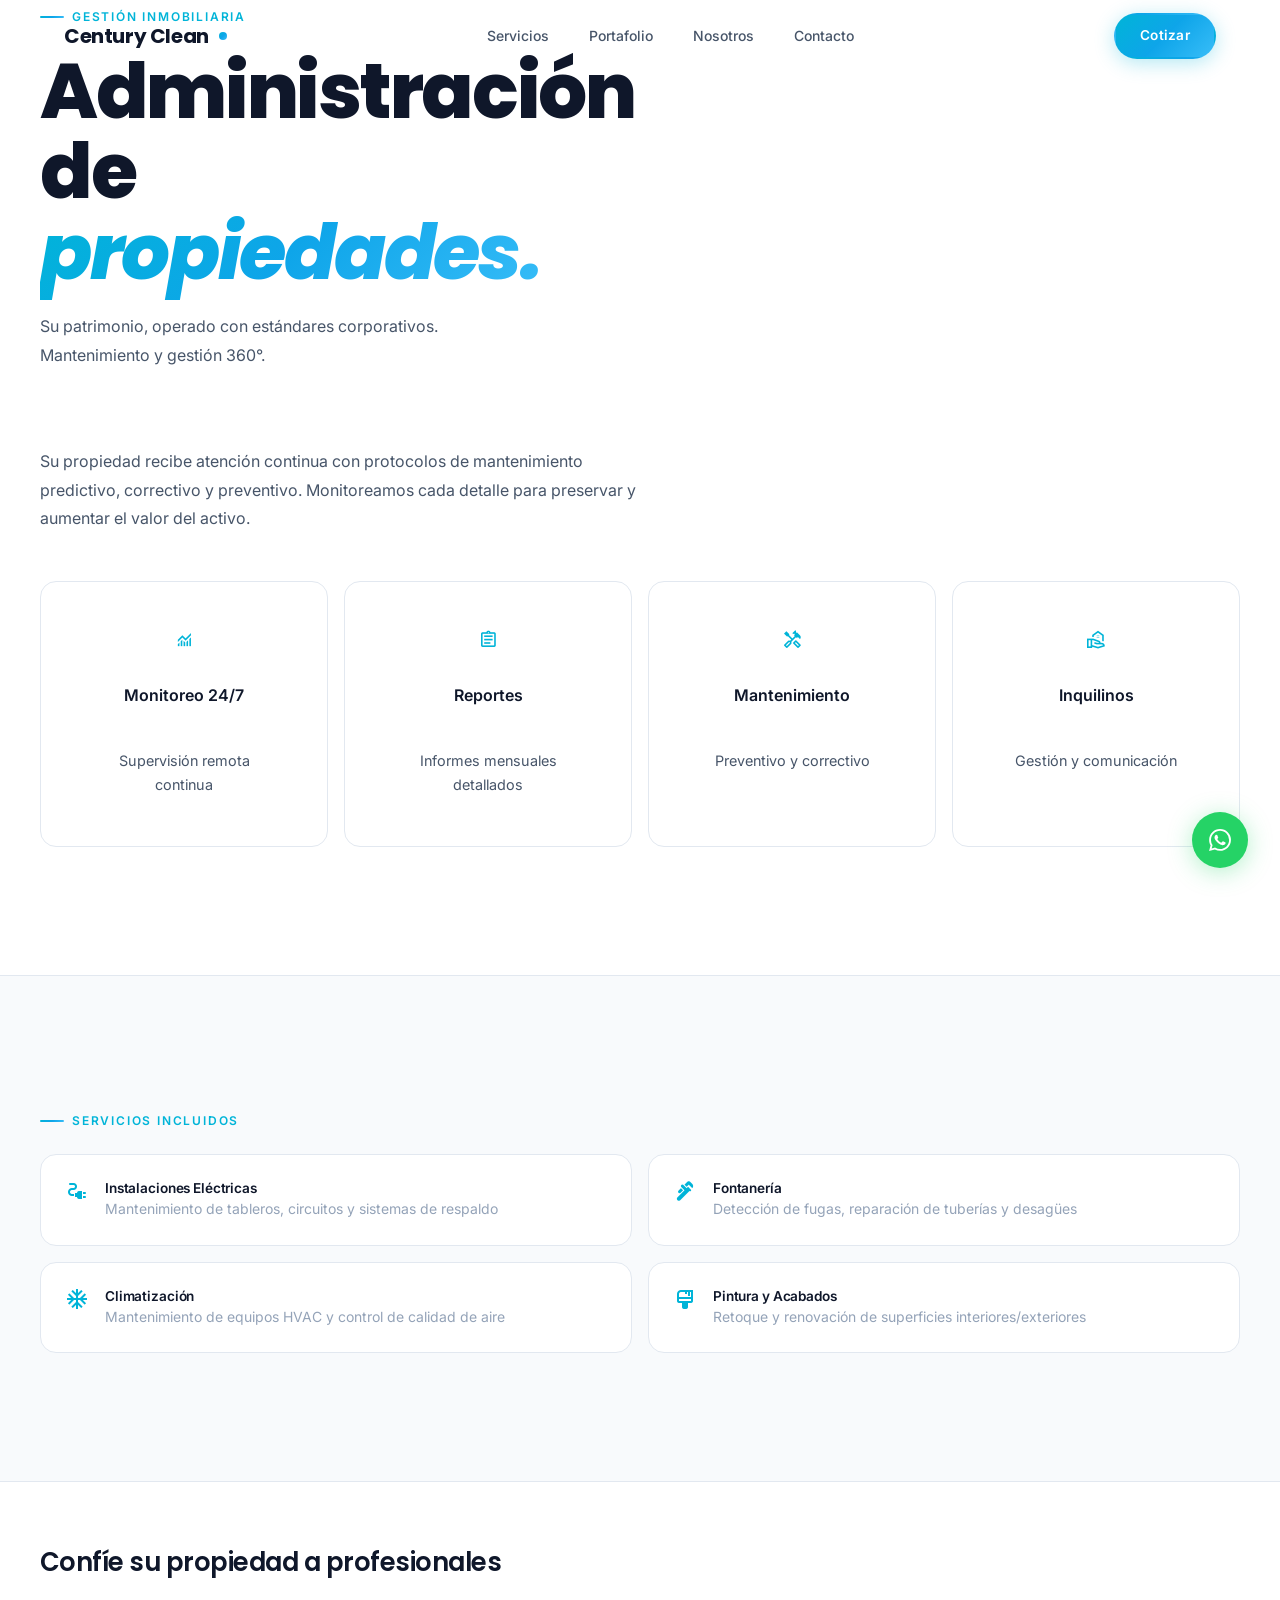
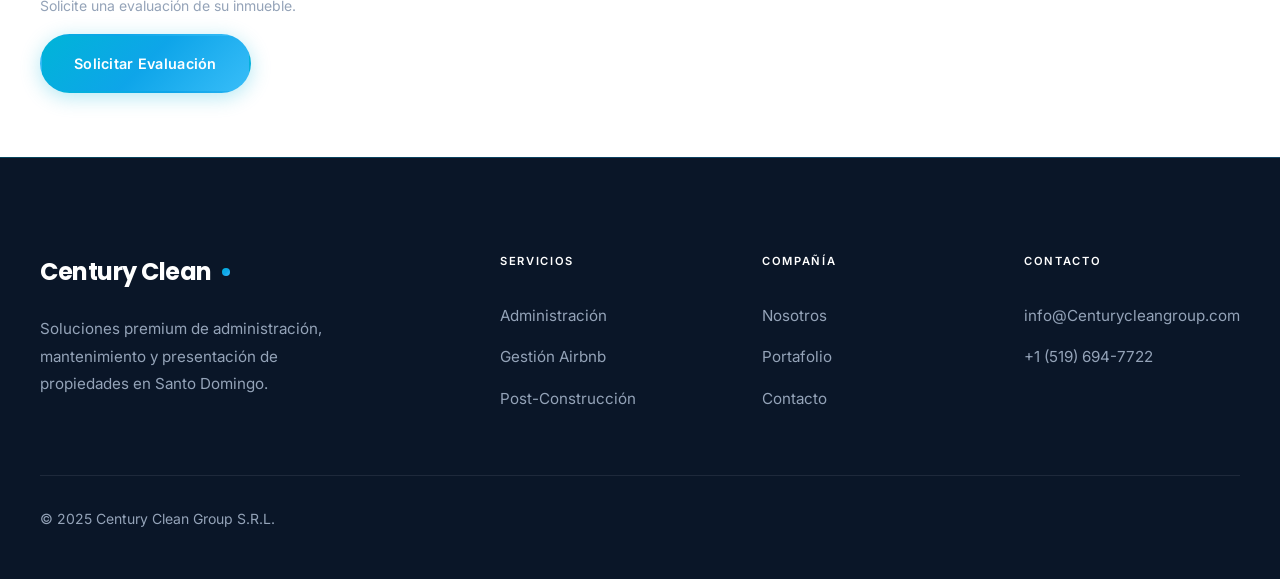
<file: pages/administracion/index.html>
<!DOCTYPE html>
<html lang="es">
<head>
<meta charset="utf-8"/>
<meta content="width=device-width, initial-scale=1.0, viewport-fit=cover" name="viewport"/>
<title>Administración de Propiedades | Century Clean Group</title>
<meta name="description" content="Administración profesional de propiedades de lujo en Santo Domingo. Mantenimiento preventivo, correctivo y gestión integral."/>
<link rel="preconnect" href="https://fonts.googleapis.com"/>
<link rel="preconnect" href="https://fonts.gstatic.com" crossorigin/>
<link href="../../favicon.ico" rel="icon" type="image/x-icon"/>
<link href="../../logo.svg" rel="icon" type="image/svg+xml"/>
<link href="../../css/global.css" rel="stylesheet"/>
</head>
<body>

<nav class="nav" id="nav">
  <div class="nav-backdrop"></div>
  <div class="nav-inner">
    <a href="../" class="nav-logo"><span class="nav-logo-text">Century Clean</span><span class="nav-logo-dot"></span></a>
    <div class="nav-links">
      <a href="../../pages/servicios/" class="nav-link">Servicios</a>
      <a href="../../pages/portafolio/" class="nav-link">Portafolio</a>
      <a href="../../pages/nosotros/" class="nav-link">Nosotros</a>
      <a href="../../pages/contacto/" class="nav-link">Contacto</a>
    </div>
    <div class="nav-actions">
      <a href="../../pages/contacto/" class="btn btn-primary nav-cta">Cotizar</a>
      <button class="nav-hamburger" id="menuToggle" aria-label="Menú">
        <svg width="20" height="20" viewBox="0 0 24 24" fill="none" stroke="currentColor" stroke-width="1.5" stroke-linecap="round"><line x1="4" y1="7" x2="20" y2="7"/><line x1="4" y1="12" x2="20" y2="12"/><line x1="4" y1="17" x2="20" y2="17"/></svg>
      </button>
    </div>
  </div>
</nav>

<div class="mobile-menu" id="mobileMenu">
  <button class="mobile-menu-close" id="menuClose" aria-label="Cerrar menú"><svg width="20" height="20" viewBox="0 0 24 24" fill="none" stroke="currentColor" stroke-width="1.5" stroke-linecap="round"><line x1="6" y1="6" x2="18" y2="18"/><line x1="18" y1="6" x2="6" y2="18"/></svg></button>
  <a class="mobile-menu-link" href="../../pages/servicios/" style="transition-delay:0.1s">Servicios</a>
  <a class="mobile-menu-link" href="../../pages/portafolio/" style="transition-delay:0.2s">Portafolio</a>
  <a class="mobile-menu-link" href="../../pages/nosotros/" style="transition-delay:0.3s">Nosotros</a>
  <a class="mobile-menu-link" href="../../pages/contacto/" style="transition-delay:0.4s">Contacto</a>
  <a class="mobile-menu-link mobile-menu-cta" href="../../pages/contacto/" style="transition-delay:0.5s">Solicitar Cotización</a>
</div>

<main>
<section class="subpage-hero">
  <div class="container">
    <div class="label-sm reveal">Gestión Inmobiliaria</div>
    <h1 class="h1 reveal stagger-1" style="max-width:560px;">Administración de <span class="gold-text italic">propiedades.</span></h1>
    <p class="body-lg reveal stagger-2" style="max-width:480px;margin-top:20px;">Su patrimonio, operado con estándares corporativos. Mantenimiento y gestión 360°.</p>
  </div>
</section>

<section class="section" style="padding-top:clamp(48px,6vw,80px);">
  <div class="container">
    <p class="body-lg reveal" style="max-width:600px;margin-bottom:48px;">Su propiedad recibe atención continua con protocolos de mantenimiento predictivo, correctivo y preventivo. Monitoreamos cada detalle para preservar y aumentar el valor del activo.</p>
    <div class="grid-4" style="gap:16px;">
      <div class="diff-card reveal stagger-1" style="text-align:center;flex-direction:column;align-items:center;">
        <span class="material-symbols-outlined" style="font-size:1.3rem;color:var(--accent);">monitoring</span>
        <h4>Monitoreo 24/7</h4>
        <p>Supervisión remota continua</p>
      </div>
      <div class="diff-card reveal stagger-2" style="text-align:center;flex-direction:column;align-items:center;">
        <span class="material-symbols-outlined" style="font-size:1.3rem;color:var(--accent);">assignment</span>
        <h4>Reportes</h4>
        <p>Informes mensuales detallados</p>
      </div>
      <div class="diff-card reveal stagger-3" style="text-align:center;flex-direction:column;align-items:center;">
        <span class="material-symbols-outlined" style="font-size:1.3rem;color:var(--accent);">handyman</span>
        <h4>Mantenimiento</h4>
        <p>Preventivo y correctivo</p>
      </div>
      <div class="diff-card reveal stagger-4" style="text-align:center;flex-direction:column;align-items:center;">
        <span class="material-symbols-outlined" style="font-size:1.3rem;color:var(--accent);">real_estate_agent</span>
        <h4>Inquilinos</h4>
        <p>Gestión y comunicación</p>
      </div>
    </div>
  </div>
</section>

<section class="section" style="background:var(--bg-warm);border-top:1px solid var(--border);border-bottom:1px solid var(--border);">
  <div class="container">
    <div class="label-sm reveal">Servicios Incluidos</div>
    <div class="grid-2" style="gap:16px;">
      <div class="card reveal stagger-1" style="display:flex;gap:16px;align-items:flex-start;padding:24px;">
        <span class="material-symbols-outlined" style="color:var(--accent);flex-shrink:0;">electrical_services</span>
        <div><h4 class="h4" style="font-size:0.85rem;">Instalaciones Eléctricas</h4><p class="body-sm">Mantenimiento de tableros, circuitos y sistemas de respaldo</p></div>
      </div>
      <div class="card reveal stagger-2" style="display:flex;gap:16px;align-items:flex-start;padding:24px;">
        <span class="material-symbols-outlined" style="color:var(--accent);flex-shrink:0;">plumbing</span>
        <div><h4 class="h4" style="font-size:0.85rem;">Fontanería</h4><p class="body-sm">Detección de fugas, reparación de tuberías y desagües</p></div>
      </div>
      <div class="card reveal stagger-3" style="display:flex;gap:16px;align-items:flex-start;padding:24px;">
        <span class="material-symbols-outlined" style="color:var(--accent);flex-shrink:0;">ac_unit</span>
        <div><h4 class="h4" style="font-size:0.85rem;">Climatización</h4><p class="body-sm">Mantenimiento de equipos HVAC y control de calidad de aire</p></div>
      </div>
      <div class="card reveal stagger-4" style="display:flex;gap:16px;align-items:flex-start;padding:24px;">
        <span class="material-symbols-outlined" style="color:var(--accent);flex-shrink:0;">format_paint</span>
        <div><h4 class="h4" style="font-size:0.85rem;">Pintura y Acabados</h4><p class="body-sm">Retoque y renovación de superficies interiores/exteriores</p></div>
      </div>
    </div>
  </div>
</section>

<section class="section" style="padding-top:clamp(40px,5vw,64px);padding-bottom:clamp(40px,5vw,64px);">
  <div class="container">
    <div style="display:flex;flex-direction:column;gap:16px;" class="reveal">
      <h2 class="h3">Confíe su propiedad a profesionales</h2>
      <p class="body-sm">Solicite una evaluación de su inmueble.</p>
      <a href="../../pages/contacto/" class="btn btn-primary" style="align-self:flex-start;">Solicitar Evaluación</a>
    </div>
  </div>
</section>
</main>

<footer class="footer">
  <div class="container">
    <div class="footer-grid">
      <div><div class="footer-brand-text">Century Clean<span class="nav-logo-dot"></span></div><p class="footer-desc">Soluciones premium de administración, mantenimiento y presentación de propiedades en Santo Domingo.</p></div>
      <div><h5 class="footer-heading">Servicios</h5><ul class="footer-links"><li><a class="footer-link" href="../../pages/administracion/">Administración</a></li><li><a class="footer-link" href="../../pages/airbnb/">Gestión Airbnb</a></li><li><a class="footer-link" href="../../pages/servicios/">Post-Construcción</a></li></ul></div>
      <div><h5 class="footer-heading">Compañía</h5><ul class="footer-links"><li><a class="footer-link" href="../../pages/nosotros/">Nosotros</a></li><li><a class="footer-link" href="../../pages/portafolio/">Portafolio</a></li><li><a class="footer-link" href="../../pages/contacto/">Contacto</a></li></ul></div>
      <div><h5 class="footer-heading">Contacto</h5><ul class="footer-links"><li><span class="footer-link">info@Centurycleangroup.com</span></li><li><span class="footer-link">+1 (519) 694-7722</span></li></ul></div>
    </div>
    <div class="footer-bottom"><span class="footer-copyright">© 2025 Century Clean Group S.R.L.</span></div>
  </div>
</footer>

<a href="https://wa.me/15196947722" target="_blank" class="whatsapp-float" aria-label="WhatsApp"><svg width="22" height="22" viewBox="0 0 24 24" fill="white"><path d="M17.472 14.382c-.297-.149-1.758-.867-2.03-.967-.273-.099-.471-.148-.67.15-.197.297-.767.966-.94 1.164-.173.199-.347.223-.644.075-.297-.15-1.255-.463-2.39-1.475-.883-.788-1.48-1.761-1.653-2.059-.173-.297-.018-.458.13-.606.134-.133.298-.347.446-.52.149-.174.198-.298.298-.497.099-.198.05-.371-.025-.52-.075-.149-.669-1.612-.916-2.207-.242-.579-.487-.5-.669-.51-.173-.008-.371-.01-.57-.01-.198 0-.52.074-.792.372-.272.297-1.04 1.016-1.04 2.479 0 1.462 1.065 2.875 1.213 3.074.149.198 2.096 3.2 5.077 4.487.709.306 1.262.489 1.694.625.712.227 1.36.195 1.871.118.571-.085 1.758-.719 2.006-1.413.248-.694.248-1.289.173-1.413-.074-.124-.272-.198-.57-.347m-5.421 7.403h-.004a9.87 9.87 0 01-5.031-1.378l-.361-.214-3.741.982.998-3.648-.235-.374a9.86 9.86 0 01-1.51-5.26c.001-5.45 4.436-9.884 9.888-9.884 2.64 0 5.122 1.03 6.988 2.898a9.825 9.825 0 012.893 6.994c-.003 5.45-4.437 9.884-9.885 9.884m8.413-18.297A11.815 11.815 0 0012.05 0C5.495 0 .16 5.335.157 11.892c0 2.096.547 4.142 1.588 5.945L.057 24l6.305-1.654a11.882 11.882 0 005.683 1.448h.005c6.554 0 11.89-5.335 11.893-11.893a11.821 11.821 0 00-3.48-8.413z"/></svg></a>
<script src="../../js/global.js"></script>
</body>
</html>
</file>
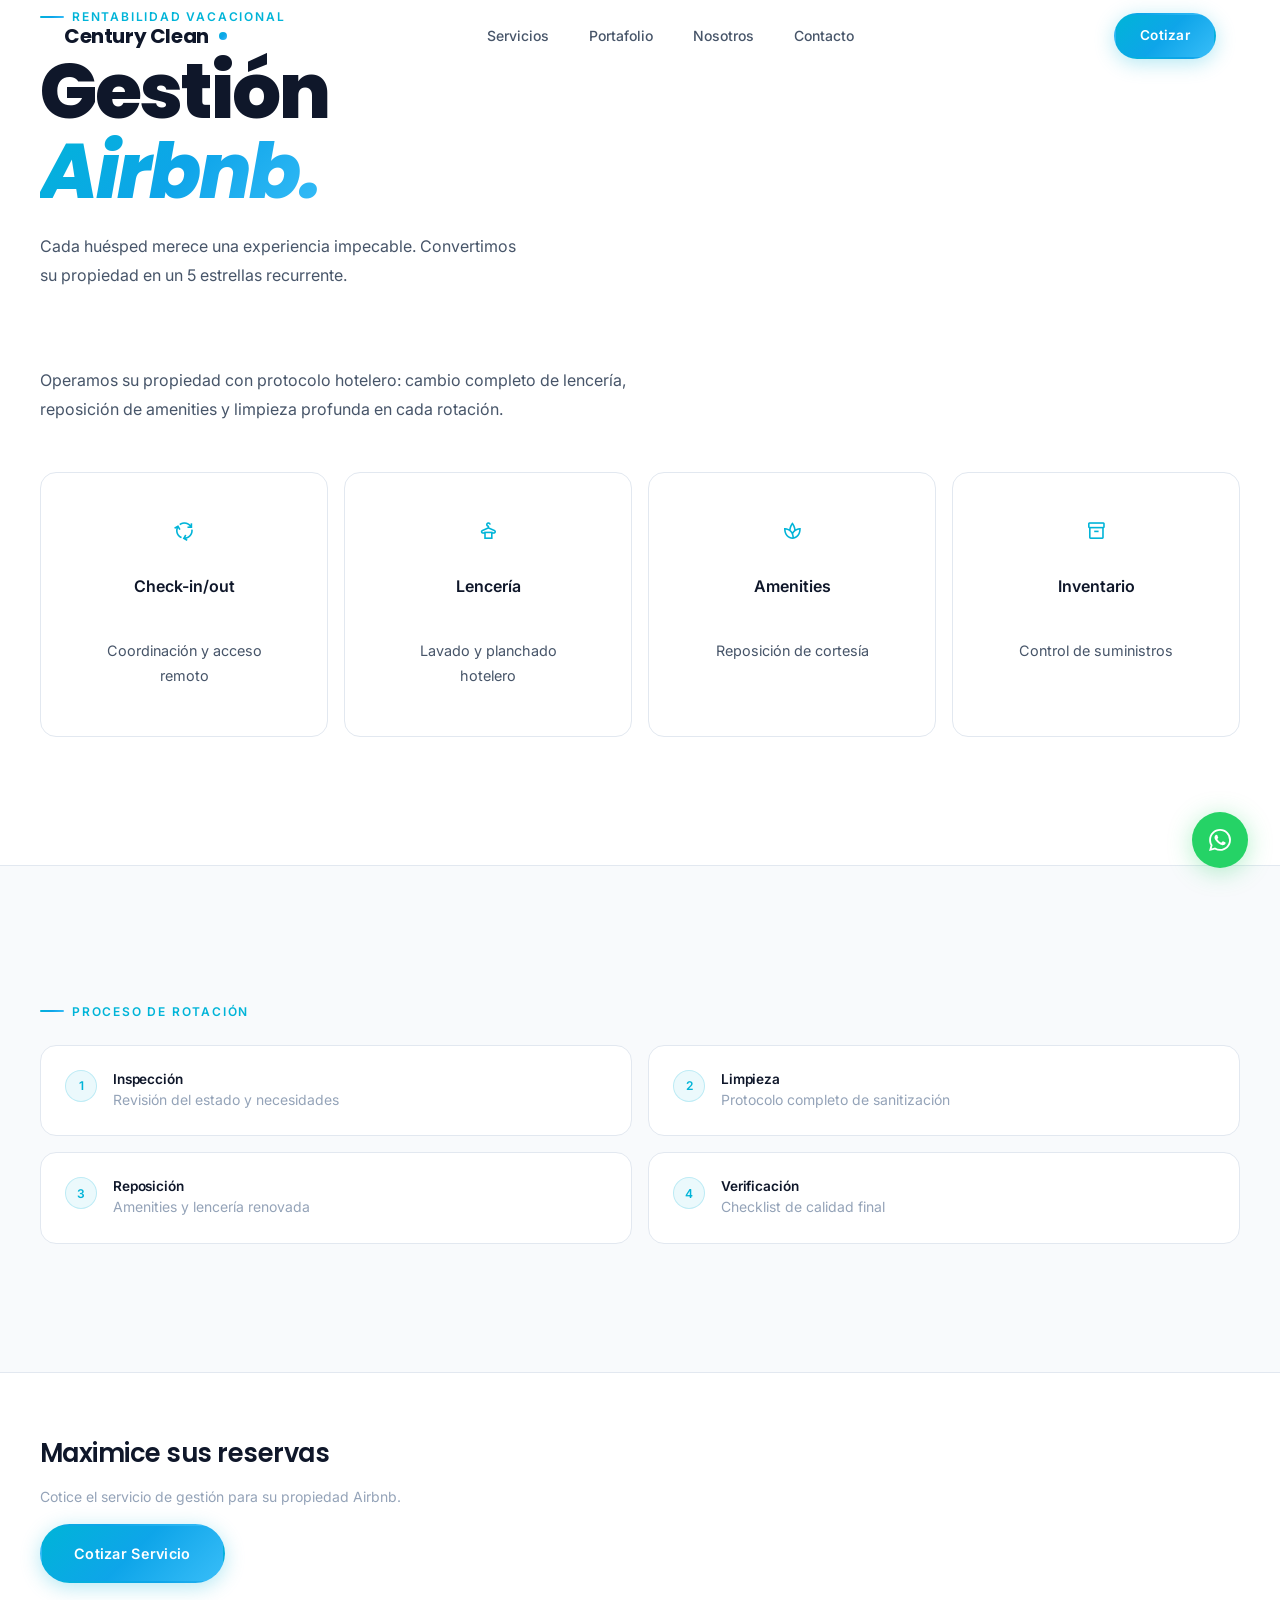
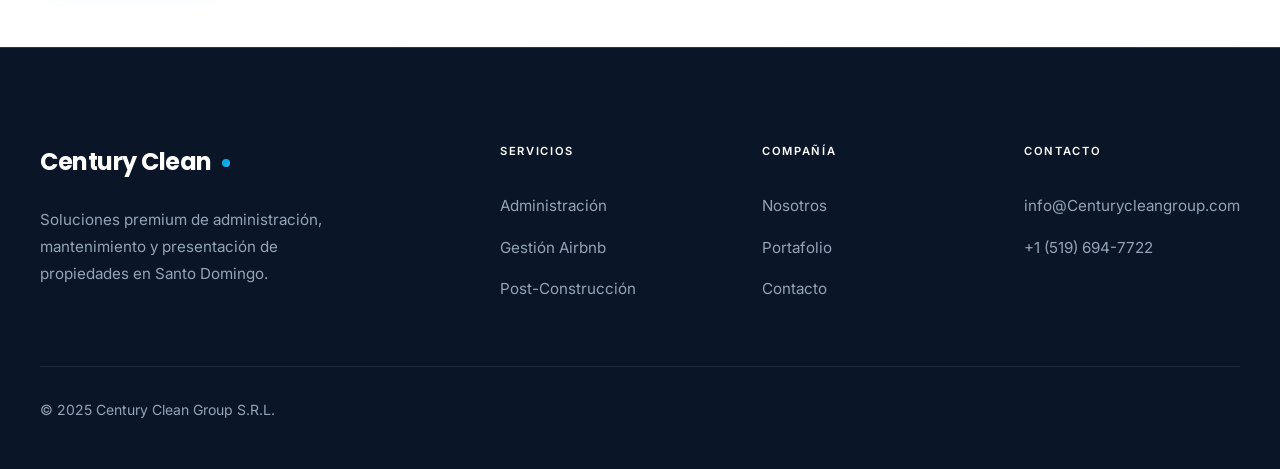
<file: pages/airbnb/index.html>
<!DOCTYPE html>
<html lang="es">
<head>
<meta charset="utf-8"/>
<meta content="width=device-width, initial-scale=1.0, viewport-fit=cover" name="viewport"/>
<title>Gestión Airbnb | Century Clean Group</title>
<meta name="description" content="Servicio profesional de gestión y limpieza para propiedades Airbnb en Santo Domingo."/>
<link rel="preconnect" href="https://fonts.googleapis.com"/>
<link rel="preconnect" href="https://fonts.gstatic.com" crossorigin/>
<link href="../../favicon.ico" rel="icon" type="image/x-icon"/>
<link href="../../logo.svg" rel="icon" type="image/svg+xml"/>
<link href="../../css/global.css" rel="stylesheet"/>
</head>
<body>

<nav class="nav" id="nav">
  <div class="nav-backdrop"></div>
  <div class="nav-inner">
    <a href="../" class="nav-logo"><span class="nav-logo-text">Century Clean</span><span class="nav-logo-dot"></span></a>
    <div class="nav-links">
      <a href="../../pages/servicios/" class="nav-link">Servicios</a>
      <a href="../../pages/portafolio/" class="nav-link">Portafolio</a>
      <a href="../../pages/nosotros/" class="nav-link">Nosotros</a>
      <a href="../../pages/contacto/" class="nav-link">Contacto</a>
    </div>
    <div class="nav-actions">
      <a href="../../pages/contacto/" class="btn btn-primary nav-cta">Cotizar</a>
      <button class="nav-hamburger" id="menuToggle" aria-label="Menú">
        <svg width="20" height="20" viewBox="0 0 24 24" fill="none" stroke="currentColor" stroke-width="1.5" stroke-linecap="round"><line x1="4" y1="7" x2="20" y2="7"/><line x1="4" y1="12" x2="20" y2="12"/><line x1="4" y1="17" x2="20" y2="17"/></svg>
      </button>
    </div>
  </div>
</nav>

<div class="mobile-menu" id="mobileMenu">
  <button class="mobile-menu-close" id="menuClose" aria-label="Cerrar menú"><svg width="20" height="20" viewBox="0 0 24 24" fill="none" stroke="currentColor" stroke-width="1.5" stroke-linecap="round"><line x1="6" y1="6" x2="18" y2="18"/><line x1="18" y1="6" x2="6" y2="18"/></svg></button>
  <a class="mobile-menu-link" href="../../pages/servicios/" style="transition-delay:0.1s">Servicios</a>
  <a class="mobile-menu-link" href="../../pages/portafolio/" style="transition-delay:0.2s">Portafolio</a>
  <a class="mobile-menu-link" href="../../pages/nosotros/" style="transition-delay:0.3s">Nosotros</a>
  <a class="mobile-menu-link" href="../../pages/contacto/" style="transition-delay:0.4s">Contacto</a>
  <a class="mobile-menu-link mobile-menu-cta" href="../../pages/contacto/" style="transition-delay:0.5s">Solicitar Cotización</a>
</div>

<main>
<section class="subpage-hero">
  <div class="container">
    <div class="label-sm reveal">Rentabilidad Vacacional</div>
    <h1 class="h1 reveal stagger-1" style="max-width:560px;">Gestión <span class="gold-text italic">Airbnb.</span></h1>
    <p class="body-lg reveal stagger-2" style="max-width:480px;margin-top:20px;">Cada huésped merece una experiencia impecable. Convertimos su propiedad en un 5 estrellas recurrente.</p>
  </div>
</section>

<section class="section" style="padding-top:clamp(48px,6vw,80px);">
  <div class="container">
    <p class="body-lg reveal" style="max-width:600px;margin-bottom:48px;">Operamos su propiedad con protocolo hotelero: cambio completo de lencería, reposición de amenities y limpieza profunda en cada rotación.</p>
    <div class="grid-4" style="gap:16px;">
      <div class="diff-card reveal stagger-1" style="text-align:center;flex-direction:column;align-items:center;">
        <span class="material-symbols-outlined" style="font-size:1.3rem;color:var(--accent);">cycle</span>
        <h4>Check-in/out</h4>
        <p>Coordinación y acceso remoto</p>
      </div>
      <div class="diff-card reveal stagger-2" style="text-align:center;flex-direction:column;align-items:center;">
        <span class="material-symbols-outlined" style="font-size:1.3rem;color:var(--accent);">dry_cleaning</span>
        <h4>Lencería</h4>
        <p>Lavado y planchado hotelero</p>
      </div>
      <div class="diff-card reveal stagger-3" style="text-align:center;flex-direction:column;align-items:center;">
        <span class="material-symbols-outlined" style="font-size:1.3rem;color:var(--accent);">spa</span>
        <h4>Amenities</h4>
        <p>Reposición de cortesía</p>
      </div>
      <div class="diff-card reveal stagger-4" style="text-align:center;flex-direction:column;align-items:center;">
        <span class="material-symbols-outlined" style="font-size:1.3rem;color:var(--accent);">inventory_2</span>
        <h4>Inventario</h4>
        <p>Control de suministros</p>
      </div>
    </div>
  </div>
</section>

<section class="section" style="background:var(--bg-warm);border-top:1px solid var(--border);border-bottom:1px solid var(--border);">
  <div class="container">
    <div class="label-sm reveal">Proceso de Rotación</div>
    <div class="grid-2" style="gap:16px;">
      <div class="card reveal stagger-1" style="display:flex;gap:16px;align-items:flex-start;padding:24px;">
        <div style="width:32px;height:32px;border-radius:50%;background:var(--accent-dim);border:1px solid var(--border-accent);display:flex;align-items:center;justify-content:center;flex-shrink:0;font-size:0.75rem;font-weight:600;color:var(--accent);">1</div>
        <div><h4 class="h4" style="font-size:0.85rem;">Inspección</h4><p class="body-sm">Revisión del estado y necesidades</p></div>
      </div>
      <div class="card reveal stagger-2" style="display:flex;gap:16px;align-items:flex-start;padding:24px;">
        <div style="width:32px;height:32px;border-radius:50%;background:var(--accent-dim);border:1px solid var(--border-accent);display:flex;align-items:center;justify-content:center;flex-shrink:0;font-size:0.75rem;font-weight:600;color:var(--accent);">2</div>
        <div><h4 class="h4" style="font-size:0.85rem;">Limpieza</h4><p class="body-sm">Protocolo completo de sanitización</p></div>
      </div>
      <div class="card reveal stagger-3" style="display:flex;gap:16px;align-items:flex-start;padding:24px;">
        <div style="width:32px;height:32px;border-radius:50%;background:var(--accent-dim);border:1px solid var(--border-accent);display:flex;align-items:center;justify-content:center;flex-shrink:0;font-size:0.75rem;font-weight:600;color:var(--accent);">3</div>
        <div><h4 class="h4" style="font-size:0.85rem;">Reposición</h4><p class="body-sm">Amenities y lencería renovada</p></div>
      </div>
      <div class="card reveal stagger-4" style="display:flex;gap:16px;align-items:flex-start;padding:24px;">
        <div style="width:32px;height:32px;border-radius:50%;background:var(--accent-dim);border:1px solid var(--border-accent);display:flex;align-items:center;justify-content:center;flex-shrink:0;font-size:0.75rem;font-weight:600;color:var(--accent);">4</div>
        <div><h4 class="h4" style="font-size:0.85rem;">Verificación</h4><p class="body-sm">Checklist de calidad final</p></div>
      </div>
    </div>
  </div>
</section>

<section class="section" style="padding-top:clamp(40px,5vw,64px);padding-bottom:clamp(40px,5vw,64px);">
  <div class="container">
    <div style="display:flex;flex-direction:column;gap:16px;" class="reveal">
      <h2 class="h3">Maximice sus reservas</h2>
      <p class="body-sm">Cotice el servicio de gestión para su propiedad Airbnb.</p>
      <a href="../../pages/contacto/" class="btn btn-primary" style="align-self:flex-start;">Cotizar Servicio</a>
    </div>
  </div>
</section>
</main>

<footer class="footer">
  <div class="container">
    <div class="footer-grid">
      <div><div class="footer-brand-text">Century Clean<span class="nav-logo-dot"></span></div><p class="footer-desc">Soluciones premium de administración, mantenimiento y presentación de propiedades en Santo Domingo.</p></div>
      <div><h5 class="footer-heading">Servicios</h5><ul class="footer-links"><li><a class="footer-link" href="../../pages/administracion/">Administración</a></li><li><a class="footer-link" href="../../pages/airbnb/">Gestión Airbnb</a></li><li><a class="footer-link" href="../../pages/servicios/">Post-Construcción</a></li></ul></div>
      <div><h5 class="footer-heading">Compañía</h5><ul class="footer-links"><li><a class="footer-link" href="../../pages/nosotros/">Nosotros</a></li><li><a class="footer-link" href="../../pages/portafolio/">Portafolio</a></li><li><a class="footer-link" href="../../pages/contacto/">Contacto</a></li></ul></div>
      <div><h5 class="footer-heading">Contacto</h5><ul class="footer-links"><li><span class="footer-link">info@Centurycleangroup.com</span></li><li><span class="footer-link">+1 (519) 694-7722</span></li></ul></div>
    </div>
    <div class="footer-bottom"><span class="footer-copyright">© 2025 Century Clean Group S.R.L.</span></div>
  </div>
</footer>

<a href="https://wa.me/15196947722" target="_blank" class="whatsapp-float" aria-label="WhatsApp"><svg width="22" height="22" viewBox="0 0 24 24" fill="white"><path d="M17.472 14.382c-.297-.149-1.758-.867-2.03-.967-.273-.099-.471-.148-.67.15-.197.297-.767.966-.94 1.164-.173.199-.347.223-.644.075-.297-.15-1.255-.463-2.39-1.475-.883-.788-1.48-1.761-1.653-2.059-.173-.297-.018-.458.13-.606.134-.133.298-.347.446-.52.149-.174.198-.298.298-.497.099-.198.05-.371-.025-.52-.075-.149-.669-1.612-.916-2.207-.242-.579-.487-.5-.669-.51-.173-.008-.371-.01-.57-.01-.198 0-.52.074-.792.372-.272.297-1.04 1.016-1.04 2.479 0 1.462 1.065 2.875 1.213 3.074.149.198 2.096 3.2 5.077 4.487.709.306 1.262.489 1.694.625.712.227 1.36.195 1.871.118.571-.085 1.758-.719 2.006-1.413.248-.694.248-1.289.173-1.413-.074-.124-.272-.198-.57-.347m-5.421 7.403h-.004a9.87 9.87 0 01-5.031-1.378l-.361-.214-3.741.982.998-3.648-.235-.374a9.86 9.86 0 01-1.51-5.26c.001-5.45 4.436-9.884 9.888-9.884 2.64 0 5.122 1.03 6.988 2.898a9.825 9.825 0 012.893 6.994c-.003 5.45-4.437 9.884-9.885 9.884m8.413-18.297A11.815 11.815 0 0012.05 0C5.495 0 .16 5.335.157 11.892c0 2.096.547 4.142 1.588 5.945L.057 24l6.305-1.654a11.882 11.882 0 005.683 1.448h.005c6.554 0 11.89-5.335 11.893-11.893a11.821 11.821 0 00-3.48-8.413z"/></svg></a>
<script src="../../js/global.js"></script>
</body>
</html>
</file>
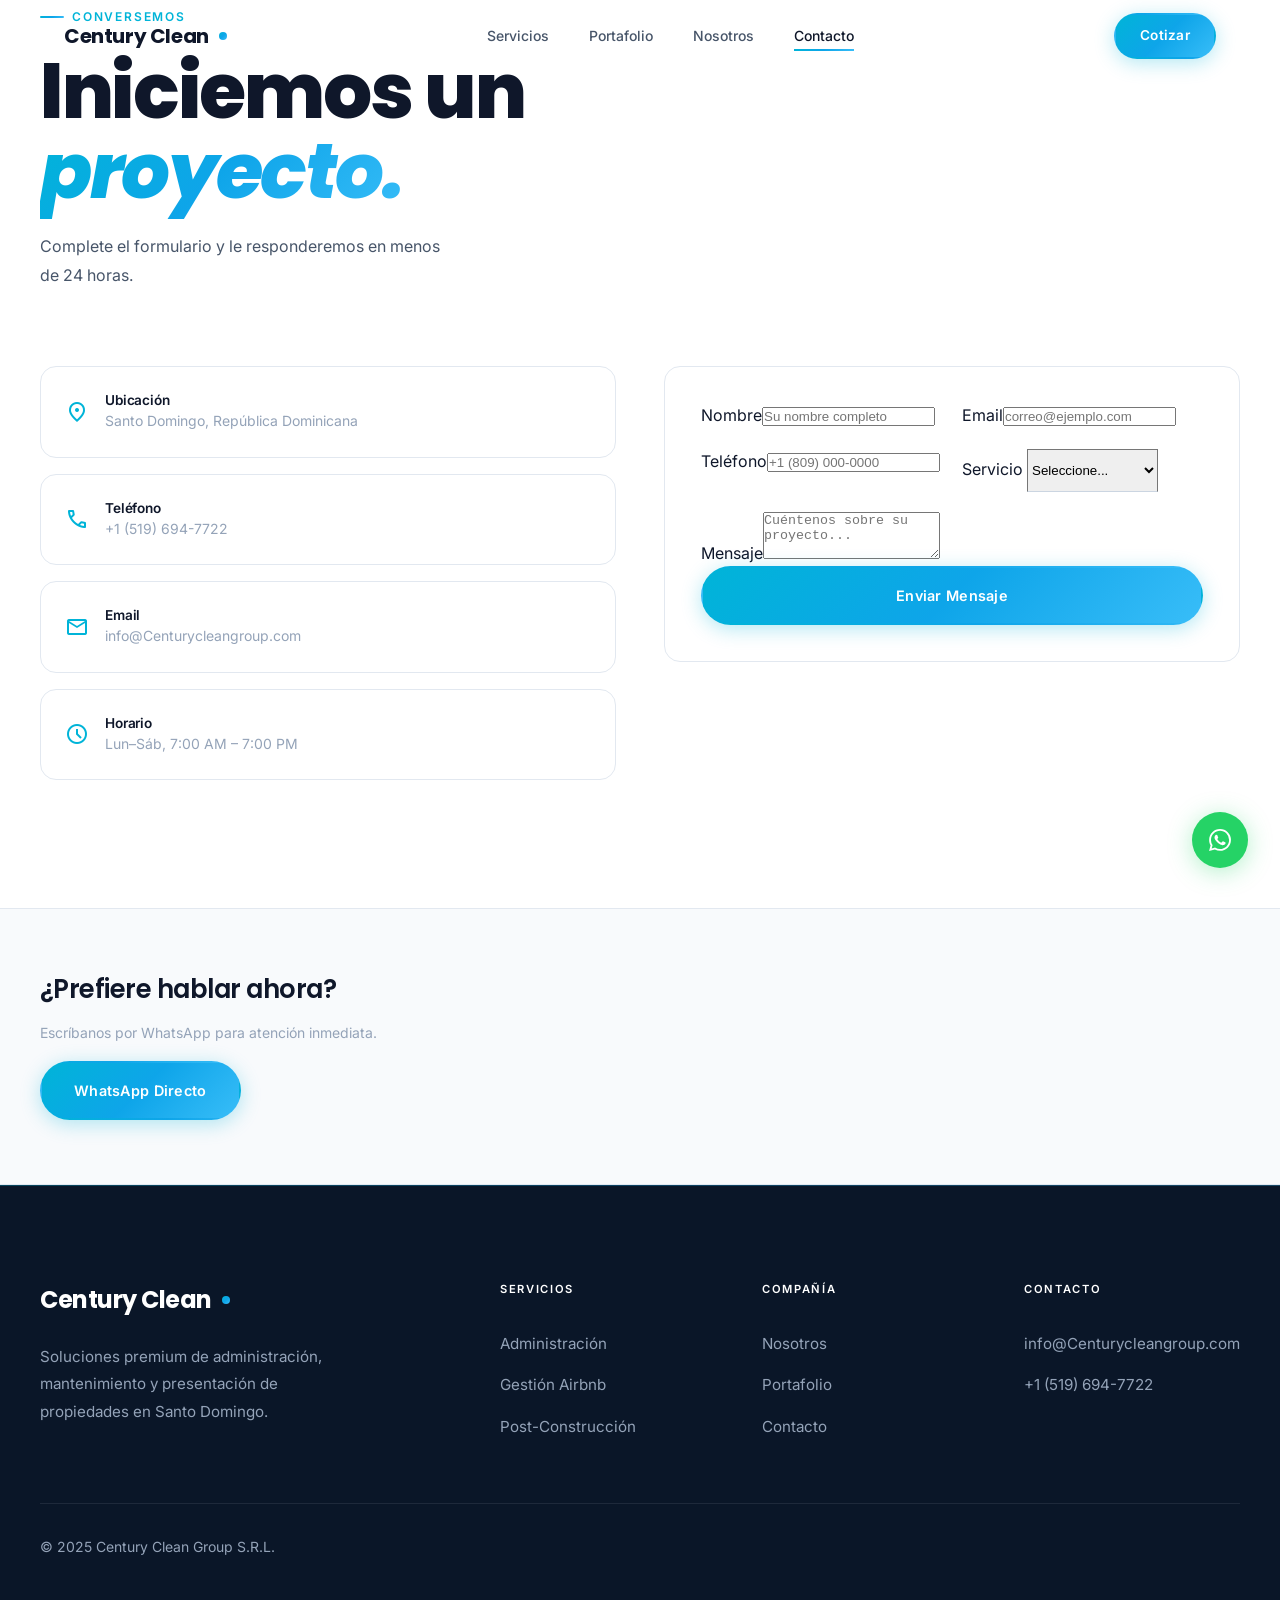
<file: pages/contacto/index.html>
<!DOCTYPE html>
<html lang="es">
<head>
<meta charset="utf-8"/>
<meta content="width=device-width, initial-scale=1.0, viewport-fit=cover" name="viewport"/>
<title>Contacto | Century Clean Group</title>
<meta name="description" content="Contacte a Century Clean Group para servicios premium de mantenimiento de propiedades en Santo Domingo."/>
<link rel="preconnect" href="https://fonts.googleapis.com"/>
<link rel="preconnect" href="https://fonts.gstatic.com" crossorigin/>
<link href="../../favicon.ico" rel="icon" type="image/x-icon"/>
<link href="../../logo.svg" rel="icon" type="image/svg+xml"/>
<link href="../../css/global.css" rel="stylesheet"/>
</head>
<body>

<nav class="nav" id="nav">
  <div class="nav-backdrop"></div>
  <div class="nav-inner">
    <a href="../" class="nav-logo"><span class="nav-logo-text">Century Clean</span><span class="nav-logo-dot"></span></a>
    <div class="nav-links">
      <a href="../../pages/servicios/" class="nav-link">Servicios</a>
      <a href="../../pages/portafolio/" class="nav-link">Portafolio</a>
      <a href="../../pages/nosotros/" class="nav-link">Nosotros</a>
      <a href="../../pages/contacto/" class="nav-link active">Contacto</a>
    </div>
    <div class="nav-actions">
      <a href="../../pages/contacto/" class="btn btn-primary nav-cta">Cotizar</a>
      <button class="nav-hamburger" id="menuToggle" aria-label="Menú">
        <svg width="20" height="20" viewBox="0 0 24 24" fill="none" stroke="currentColor" stroke-width="1.5" stroke-linecap="round"><line x1="4" y1="7" x2="20" y2="7"/><line x1="4" y1="12" x2="20" y2="12"/><line x1="4" y1="17" x2="20" y2="17"/></svg>
      </button>
    </div>
  </div>
</nav>

<div class="mobile-menu" id="mobileMenu">
  <button class="mobile-menu-close" id="menuClose" aria-label="Cerrar menú"><svg width="20" height="20" viewBox="0 0 24 24" fill="none" stroke="currentColor" stroke-width="1.5" stroke-linecap="round"><line x1="6" y1="6" x2="18" y2="18"/><line x1="18" y1="6" x2="6" y2="18"/></svg></button>
  <a class="mobile-menu-link" href="../../pages/servicios/" style="transition-delay:0.1s">Servicios</a>
  <a class="mobile-menu-link" href="../../pages/portafolio/" style="transition-delay:0.2s">Portafolio</a>
  <a class="mobile-menu-link" href="../../pages/nosotros/" style="transition-delay:0.3s">Nosotros</a>
  <a class="mobile-menu-link" href="../../pages/contacto/" style="transition-delay:0.4s">Contacto</a>
  <a class="mobile-menu-link mobile-menu-cta" href="../../pages/contacto/" style="transition-delay:0.5s">Solicitar Cotización</a>
</div>

<main>
<section class="subpage-hero">
  <div class="container">
    <div class="label-sm reveal">Conversemos</div>
    <h1 class="h1 reveal stagger-1" style="max-width:500px;">Iniciemos un <span class="gold-text italic">proyecto.</span></h1>
    <p class="body-lg reveal stagger-2" style="max-width:400px;margin-top:20px;">Complete el formulario y le responderemos en menos de 24 horas.</p>
  </div>
</section>

<section class="section" style="padding-top:clamp(48px,6vw,80px);">
  <div class="container">
    <div class="grid-2" style="gap:var(--gap-lg);">
      <div class="reveal-left">
        <div style="display:flex;flex-direction:column;gap:16px;">
          <div class="card" style="display:flex;gap:16px;align-items:center;padding:24px;">
            <span class="material-symbols-outlined" style="color:var(--accent);flex-shrink:0;">location_on</span>
            <div><h4 class="h4" style="font-size:0.85rem;">Ubicación</h4><p class="body-sm">Santo Domingo, República Dominicana</p></div>
          </div>
          <div class="card" style="display:flex;gap:16px;align-items:center;padding:24px;">
            <span class="material-symbols-outlined" style="color:var(--accent);flex-shrink:0;">call</span>
            <div><h4 class="h4" style="font-size:0.85rem;">Teléfono</h4><p class="body-sm">+1 (519) 694-7722</p></div>
          </div>
          <div class="card" style="display:flex;gap:16px;align-items:center;padding:24px;">
            <span class="material-symbols-outlined" style="color:var(--accent);flex-shrink:0;">mail</span>
            <div><h4 class="h4" style="font-size:0.85rem;">Email</h4><p class="body-sm">info@Centurycleangroup.com</p></div>
          </div>
          <div class="card" style="display:flex;gap:16px;align-items:center;padding:24px;">
            <span class="material-symbols-outlined" style="color:var(--accent);flex-shrink:0;">schedule</span>
            <div><h4 class="h4" style="font-size:0.85rem;">Horario</h4><p class="body-sm">Lun–Sáb, 7:00 AM – 7:00 PM</p></div>
          </div>
        </div>
      </div>
      <div class="reveal-right">
        <div class="card" style="padding:36px;">
          <form action="https://formsubmit.co/info@Centurycleangroup.com" method="POST" id="contactForm" target="_blank">
            <input type="hidden" name="_template" value="box"/>
            <input type="hidden" name="_captcha" value="true"/>
            <input type="hidden" name="_subject" value="Nuevo contacto desde Century Clean Group"/>
            <div style="display:grid;grid-template-columns:1fr 1fr;gap:20px;margin-bottom:20px;">
              <div class="form-group"><label class="form-label">Nombre</label><input class="form-input" name="Nombre" placeholder="Su nombre completo" required type="text"/></div>
              <div class="form-group"><label class="form-label">Email</label><input class="form-input" name="Email" placeholder="correo@ejemplo.com" required type="email"/></div>
            </div>
            <div style="display:grid;grid-template-columns:1fr 1fr;gap:20px;margin-bottom:20px;">
              <div class="form-group"><label class="form-label">Teléfono</label><input class="form-input" name="Teléfono" placeholder="+1 (809) 000-0000" type="text"/></div>
              <div class="form-group"><label class="form-label">Servicio</label>
                <select class="form-input" name="Servicio" style="border-bottom:1px solid var(--border-default);padding:12px 0;">
                  <option value="">Seleccione...</option>
                  <option value="administracion">Administración</option>
                  <option value="airbnb">Gestión Airbnb</option>
                  <option value="post-construccion">Post-Construcción</option>
                  <option value="presentacion">Presentación</option>
                  <option value="otro">Otro</option>
                </select>
              </div>
            </div>
            <div class="form-group"><label class="form-label">Mensaje</label><textarea class="form-input" name="Mensaje" placeholder="Cuéntenos sobre su proyecto..." required rows="3"></textarea></div>
            <button class="btn btn-primary" style="width:100%;justify-content:center;" type="submit">Enviar Mensaje</button>
          </form>
        </div>
      </div>
    </div>
  </div>
</section>

<section class="section" style="background:var(--bg-warm);border-top:1px solid var(--border);border-bottom:1px solid var(--border);padding:clamp(40px,5vw,64px) 0;">
  <div class="container">
    <div style="display:flex;flex-direction:column;gap:16px;" class="reveal">
      <h2 class="h3">¿Prefiere hablar ahora?</h2>
      <p class="body-sm">Escríbanos por WhatsApp para atención inmediata.</p>
      <a href="https://wa.me/15196947722" target="_blank" class="btn btn-primary" style="align-self:flex-start;">WhatsApp Directo</a>
    </div>
  </div>
</section>
</main>

<footer class="footer">
  <div class="container">
    <div class="footer-grid">
      <div><div class="footer-brand-text">Century Clean<span class="nav-logo-dot"></span></div><p class="footer-desc">Soluciones premium de administración, mantenimiento y presentación de propiedades en Santo Domingo.</p></div>
      <div><h5 class="footer-heading">Servicios</h5><ul class="footer-links"><li><a class="footer-link" href="../../pages/administracion/">Administración</a></li><li><a class="footer-link" href="../../pages/airbnb/">Gestión Airbnb</a></li><li><a class="footer-link" href="../../pages/servicios/">Post-Construcción</a></li></ul></div>
      <div><h5 class="footer-heading">Compañía</h5><ul class="footer-links"><li><a class="footer-link" href="../../pages/nosotros/">Nosotros</a></li><li><a class="footer-link" href="../../pages/portafolio/">Portafolio</a></li><li><a class="footer-link" href="../../pages/contacto/">Contacto</a></li></ul></div>
      <div><h5 class="footer-heading">Contacto</h5><ul class="footer-links"><li><span class="footer-link">info@Centurycleangroup.com</span></li><li><span class="footer-link">+1 (519) 694-7722</span></li></ul></div>
    </div>
    <div class="footer-bottom"><span class="footer-copyright">© 2025 Century Clean Group S.R.L.</span></div>
  </div>
</footer>

<a href="https://wa.me/15196947722" target="_blank" class="whatsapp-float" aria-label="WhatsApp"><svg width="22" height="22" viewBox="0 0 24 24" fill="white"><path d="M17.472 14.382c-.297-.149-1.758-.867-2.03-.967-.273-.099-.471-.148-.67.15-.197.297-.767.966-.94 1.164-.173.199-.347.223-.644.075-.297-.15-1.255-.463-2.39-1.475-.883-.788-1.48-1.761-1.653-2.059-.173-.297-.018-.458.13-.606.134-.133.298-.347.446-.52.149-.174.198-.298.298-.497.099-.198.05-.371-.025-.52-.075-.149-.669-1.612-.916-2.207-.242-.579-.487-.5-.669-.51-.173-.008-.371-.01-.57-.01-.198 0-.52.074-.792.372-.272.297-1.04 1.016-1.04 2.479 0 1.462 1.065 2.875 1.213 3.074.149.198 2.096 3.2 5.077 4.487.709.306 1.262.489 1.694.625.712.227 1.36.195 1.871.118.571-.085 1.758-.719 2.006-1.413.248-.694.248-1.289.173-1.413-.074-.124-.272-.198-.57-.347m-5.421 7.403h-.004a9.87 9.87 0 01-5.031-1.378l-.361-.214-3.741.982.998-3.648-.235-.374a9.86 9.86 0 01-1.51-5.26c.001-5.45 4.436-9.884 9.888-9.884 2.64 0 5.122 1.03 6.988 2.898a9.825 9.825 0 012.893 6.994c-.003 5.45-4.437 9.884-9.885 9.884m8.413-18.297A11.815 11.815 0 0012.05 0C5.495 0 .16 5.335.157 11.892c0 2.096.547 4.142 1.588 5.945L.057 24l6.305-1.654a11.882 11.882 0 005.683 1.448h.005c6.554 0 11.89-5.335 11.893-11.893a11.821 11.821 0 00-3.48-8.413z"/></svg></a>
<script src="../../js/global.js"></script>
</body>
</html>
</file>
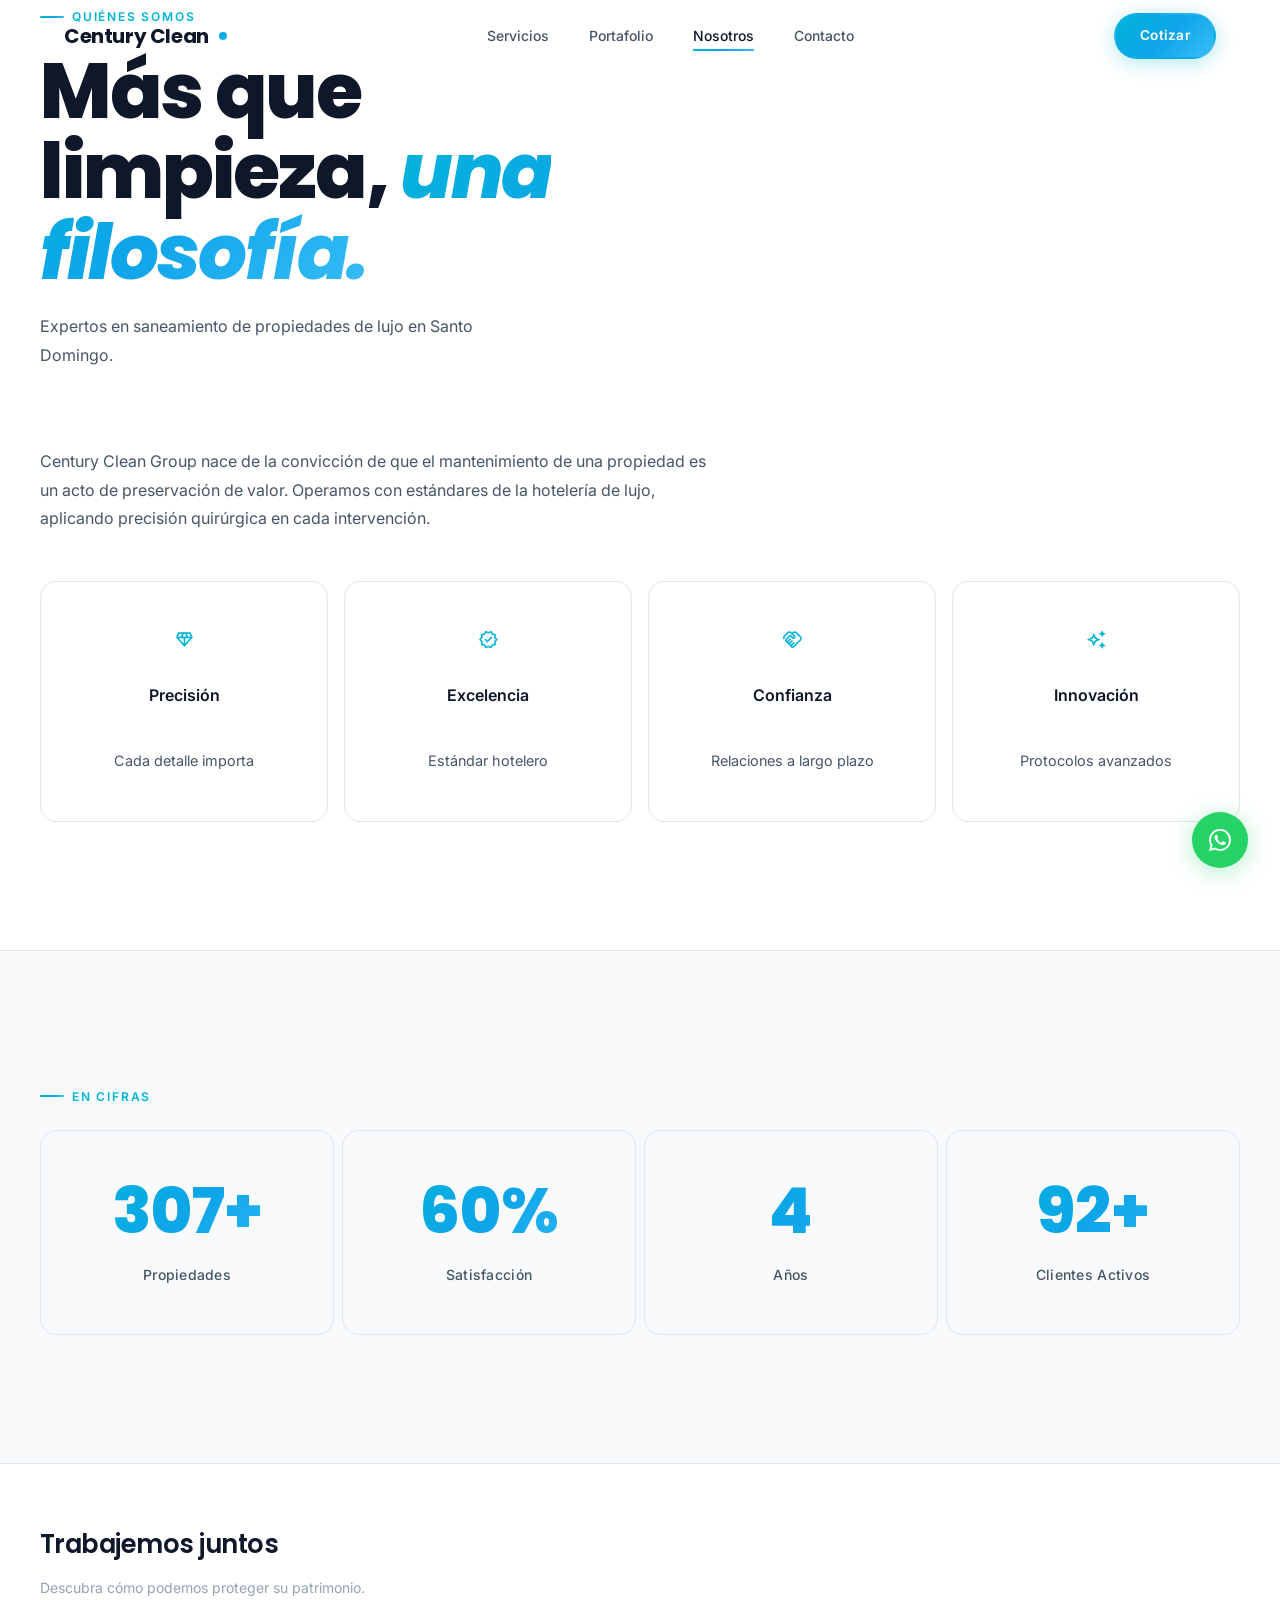
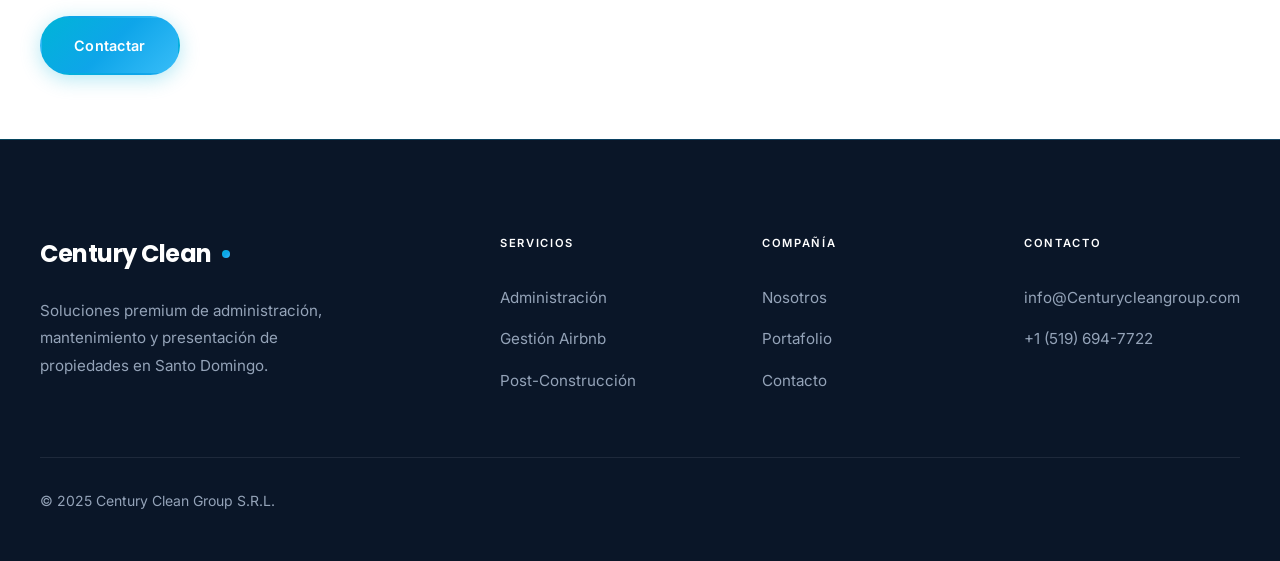
<file: pages/nosotros/index.html>
<!DOCTYPE html>
<html lang="es">
<head>
<meta charset="utf-8"/>
<meta content="width=device-width, initial-scale=1.0, viewport-fit=cover" name="viewport"/>
<title>Nosotros | Century Clean Group</title>
<meta name="description" content="Conozca Century Clean Group, líder en saneamiento premium y gestión de propiedades de lujo en Santo Domingo."/>
<link rel="preconnect" href="https://fonts.googleapis.com"/>
<link rel="preconnect" href="https://fonts.gstatic.com" crossorigin/>
<link href="../../favicon.ico" rel="icon" type="image/x-icon"/>
<link href="../../logo.svg" rel="icon" type="image/svg+xml"/>
<link href="../../css/global.css" rel="stylesheet"/>
</head>
<body>

<nav class="nav" id="nav">
  <div class="nav-backdrop"></div>
  <div class="nav-inner">
    <a href="../" class="nav-logo"><span class="nav-logo-text">Century Clean</span><span class="nav-logo-dot"></span></a>
    <div class="nav-links">
      <a href="../../pages/servicios/" class="nav-link">Servicios</a>
      <a href="../../pages/portafolio/" class="nav-link">Portafolio</a>
      <a href="../../pages/nosotros/" class="nav-link active">Nosotros</a>
      <a href="../../pages/contacto/" class="nav-link">Contacto</a>
    </div>
    <div class="nav-actions">
      <a href="../../pages/contacto/" class="btn btn-primary nav-cta">Cotizar</a>
      <button class="nav-hamburger" id="menuToggle" aria-label="Menú">
        <svg width="20" height="20" viewBox="0 0 24 24" fill="none" stroke="currentColor" stroke-width="1.5" stroke-linecap="round"><line x1="4" y1="7" x2="20" y2="7"/><line x1="4" y1="12" x2="20" y2="12"/><line x1="4" y1="17" x2="20" y2="17"/></svg>
      </button>
    </div>
  </div>
</nav>

<div class="mobile-menu" id="mobileMenu">
  <button class="mobile-menu-close" id="menuClose" aria-label="Cerrar menú"><svg width="20" height="20" viewBox="0 0 24 24" fill="none" stroke="currentColor" stroke-width="1.5" stroke-linecap="round"><line x1="6" y1="6" x2="18" y2="18"/><line x1="18" y1="6" x2="6" y2="18"/></svg></button>
  <a class="mobile-menu-link" href="../../pages/servicios/" style="transition-delay:0.1s">Servicios</a>
  <a class="mobile-menu-link" href="../../pages/portafolio/" style="transition-delay:0.2s">Portafolio</a>
  <a class="mobile-menu-link" href="../../pages/nosotros/" style="transition-delay:0.3s">Nosotros</a>
  <a class="mobile-menu-link" href="../../pages/contacto/" style="transition-delay:0.4s">Contacto</a>
  <a class="mobile-menu-link mobile-menu-cta" href="../../pages/contacto/" style="transition-delay:0.5s">Solicitar Cotización</a>
</div>

<main>
<section class="subpage-hero">
  <div class="container">
    <div class="label-sm reveal">Quiénes Somos</div>
    <h1 class="h1 reveal stagger-1" style="max-width:600px;">Más que limpieza, <span class="gold-text italic">una filosofía.</span></h1>
    <p class="body-lg reveal stagger-2" style="max-width:440px;margin-top:20px;">Expertos en saneamiento de propiedades de lujo en Santo Domingo.</p>
  </div>
</section>

<section class="section" style="padding-top:clamp(48px,6vw,80px);">
  <div class="container">
    <p class="body-lg reveal" style="max-width:680px;margin-bottom:48px;">Century Clean Group nace de la convicción de que el mantenimiento de una propiedad es un acto de preservación de valor. Operamos con estándares de la hotelería de lujo, aplicando precisión quirúrgica en cada intervención.</p>
    <div class="grid-4" style="gap:16px;">
      <div class="diff-card reveal stagger-1" style="text-align:center;flex-direction:column;align-items:center;">
        <span class="material-symbols-outlined" style="font-size:1.3rem;color:var(--accent);">diamond</span>
        <h4>Precisión</h4>
        <p>Cada detalle importa</p>
      </div>
      <div class="diff-card reveal stagger-2" style="text-align:center;flex-direction:column;align-items:center;">
        <span class="material-symbols-outlined" style="font-size:1.3rem;color:var(--accent);">verified</span>
        <h4>Excelencia</h4>
        <p>Estándar hotelero</p>
      </div>
      <div class="diff-card reveal stagger-3" style="text-align:center;flex-direction:column;align-items:center;">
        <span class="material-symbols-outlined" style="font-size:1.3rem;color:var(--accent);">handshake</span>
        <h4>Confianza</h4>
        <p>Relaciones a largo plazo</p>
      </div>
      <div class="diff-card reveal stagger-4" style="text-align:center;flex-direction:column;align-items:center;">
        <span class="material-symbols-outlined" style="font-size:1.3rem;color:var(--accent);">auto_awesome</span>
        <h4>Innovación</h4>
        <p>Protocolos avanzados</p>
      </div>
    </div>
  </div>
</section>

<section class="section" style="background:var(--bg-warm);border-top:1px solid var(--border);border-bottom:1px solid var(--border);">
  <div class="container">
    <div class="label-sm reveal">En Cifras</div>
    <div class="grid-4" style="gap:8px;">
      <div class="stat-item reveal stagger-1"><div class="stat-number" data-target="500" data-suffix="+">—</div><div class="stat-label">Propiedades</div></div>
      <div class="stat-item reveal stagger-2"><div class="stat-number" data-target="98" data-suffix="%">—</div><div class="stat-label">Satisfacción</div></div>
      <div class="stat-item reveal stagger-3"><div class="stat-number" data-target="8" data-suffix="">—</div><div class="stat-label">Años</div></div>
      <div class="stat-item reveal stagger-4"><div class="stat-number" data-target="150" data-suffix="+">—</div><div class="stat-label">Clientes Activos</div></div>
    </div>
  </div>
</section>

<section class="section" style="padding-top:clamp(40px,5vw,64px);padding-bottom:clamp(40px,5vw,64px);">
  <div class="container">
    <div style="display:flex;flex-direction:column;gap:16px;" class="reveal">
      <h2 class="h3">Trabajemos juntos</h2>
      <p class="body-sm">Descubra cómo podemos proteger su patrimonio.</p>
      <a href="../../pages/contacto/" class="btn btn-primary" style="align-self:flex-start;">Contactar</a>
    </div>
  </div>
</section>
</main>

<footer class="footer">
  <div class="container">
    <div class="footer-grid">
      <div><div class="footer-brand-text">Century Clean<span class="nav-logo-dot"></span></div><p class="footer-desc">Soluciones premium de administración, mantenimiento y presentación de propiedades en Santo Domingo.</p></div>
      <div><h5 class="footer-heading">Servicios</h5><ul class="footer-links"><li><a class="footer-link" href="../../pages/administracion/">Administración</a></li><li><a class="footer-link" href="../../pages/airbnb/">Gestión Airbnb</a></li><li><a class="footer-link" href="../../pages/servicios/">Post-Construcción</a></li></ul></div>
      <div><h5 class="footer-heading">Compañía</h5><ul class="footer-links"><li><a class="footer-link" href="../../pages/nosotros/">Nosotros</a></li><li><a class="footer-link" href="../../pages/portafolio/">Portafolio</a></li><li><a class="footer-link" href="../../pages/contacto/">Contacto</a></li></ul></div>
      <div><h5 class="footer-heading">Contacto</h5><ul class="footer-links"><li><span class="footer-link">info@Centurycleangroup.com</span></li><li><span class="footer-link">+1 (519) 694-7722</span></li></ul></div>
    </div>
    <div class="footer-bottom"><span class="footer-copyright">© 2025 Century Clean Group S.R.L.</span></div>
  </div>
</footer>

<a href="https://wa.me/15196947722" target="_blank" class="whatsapp-float" aria-label="WhatsApp"><svg width="22" height="22" viewBox="0 0 24 24" fill="white"><path d="M17.472 14.382c-.297-.149-1.758-.867-2.03-.967-.273-.099-.471-.148-.67.15-.197.297-.767.966-.94 1.164-.173.199-.347.223-.644.075-.297-.15-1.255-.463-2.39-1.475-.883-.788-1.48-1.761-1.653-2.059-.173-.297-.018-.458.13-.606.134-.133.298-.347.446-.52.149-.174.198-.298.298-.497.099-.198.05-.371-.025-.52-.075-.149-.669-1.612-.916-2.207-.242-.579-.487-.5-.669-.51-.173-.008-.371-.01-.57-.01-.198 0-.52.074-.792.372-.272.297-1.04 1.016-1.04 2.479 0 1.462 1.065 2.875 1.213 3.074.149.198 2.096 3.2 5.077 4.487.709.306 1.262.489 1.694.625.712.227 1.36.195 1.871.118.571-.085 1.758-.719 2.006-1.413.248-.694.248-1.289.173-1.413-.074-.124-.272-.198-.57-.347m-5.421 7.403h-.004a9.87 9.87 0 01-5.031-1.378l-.361-.214-3.741.982.998-3.648-.235-.374a9.86 9.86 0 01-1.51-5.26c.001-5.45 4.436-9.884 9.888-9.884 2.64 0 5.122 1.03 6.988 2.898a9.825 9.825 0 012.893 6.994c-.003 5.45-4.437 9.884-9.885 9.884m8.413-18.297A11.815 11.815 0 0012.05 0C5.495 0 .16 5.335.157 11.892c0 2.096.547 4.142 1.588 5.945L.057 24l6.305-1.654a11.882 11.882 0 005.683 1.448h.005c6.554 0 11.89-5.335 11.893-11.893a11.821 11.821 0 00-3.48-8.413z"/></svg></a>
<script src="../../js/global.js"></script>
</body>
</html>
</file>
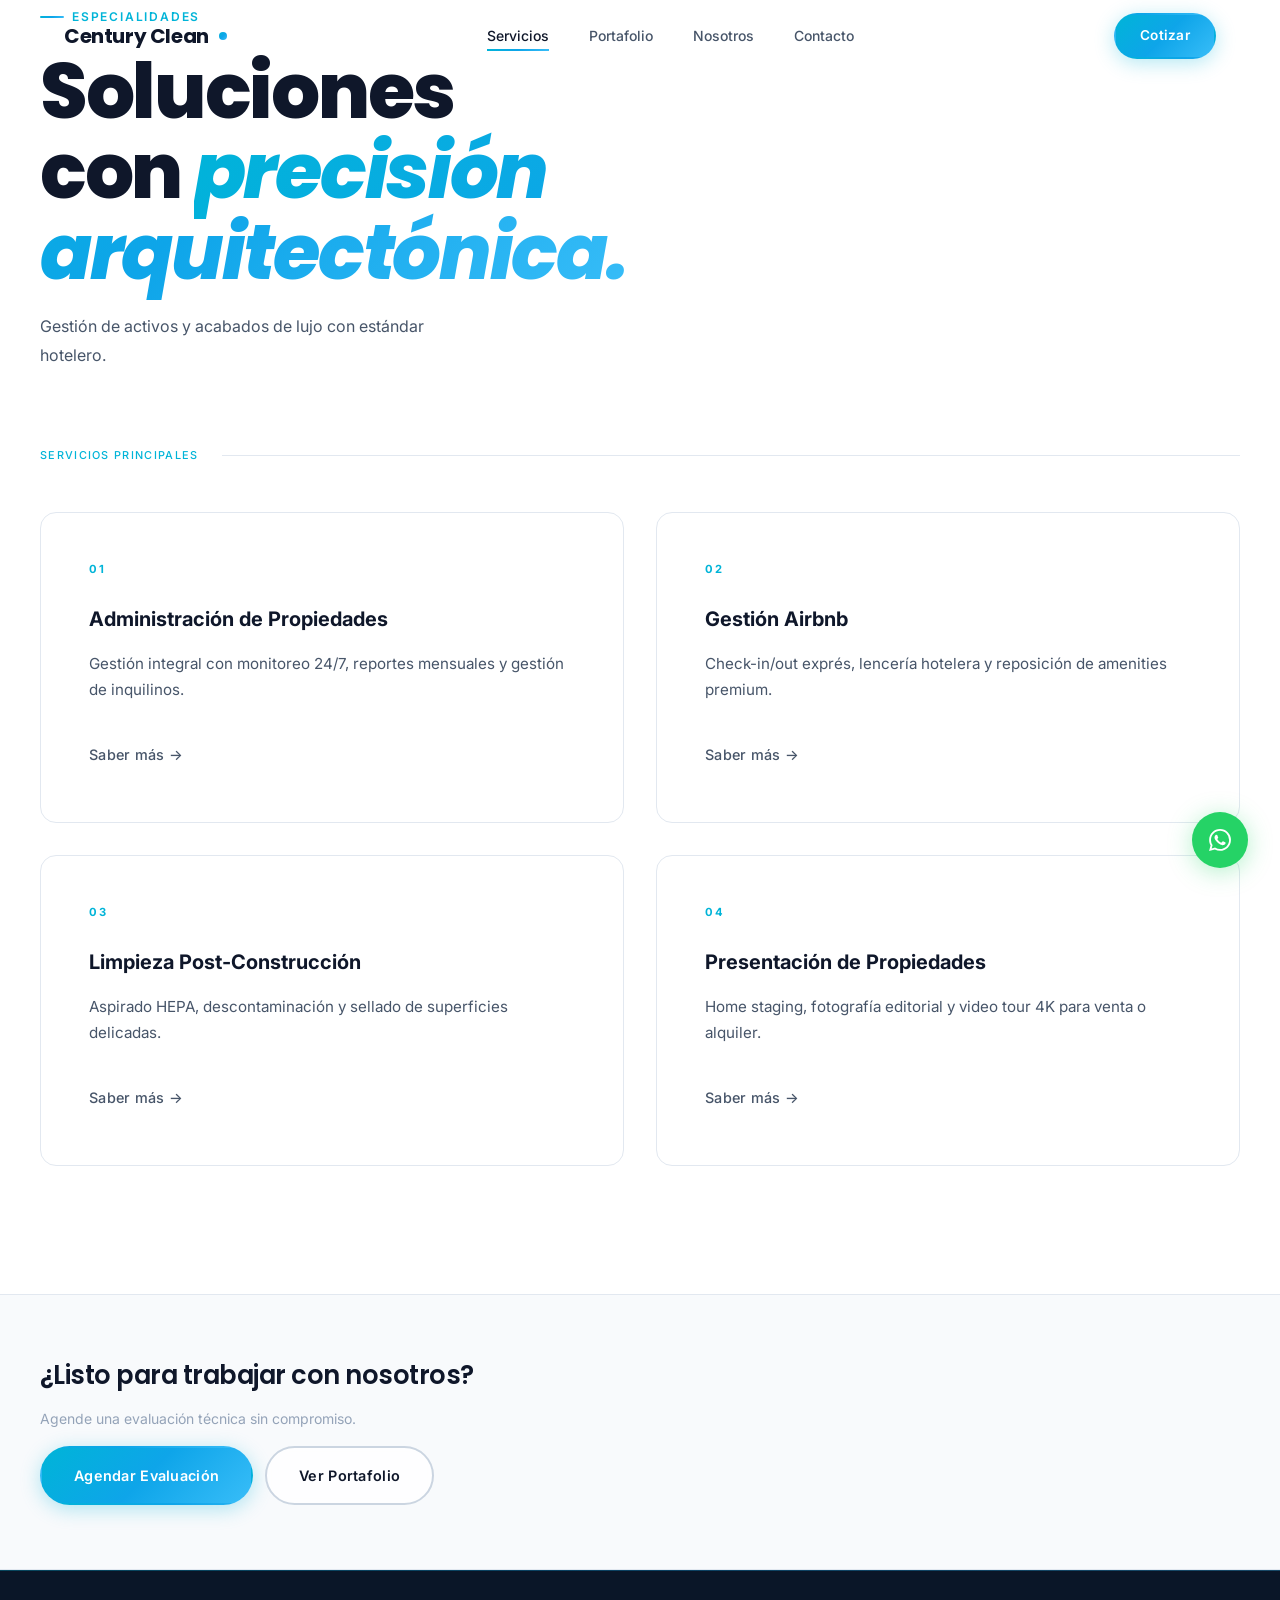
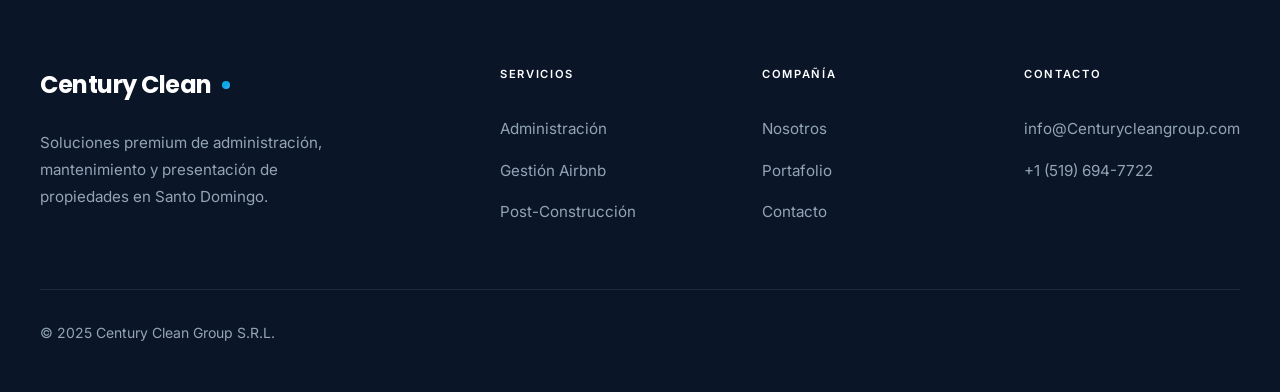
<file: pages/servicios/index.html>
<!DOCTYPE html>
<html lang="es">
<head>
<meta charset="utf-8"/>
<meta content="width=device-width, initial-scale=1.0, viewport-fit=cover" name="viewport"/>
<title>Servicios | Century Clean Group</title>
<meta name="description" content="Servicios premium de mantenimiento y saneamiento de propiedades de lujo en Santo Domingo."/>
<link rel="preconnect" href="https://fonts.googleapis.com"/>
<link rel="preconnect" href="https://fonts.gstatic.com" crossorigin/>
<link href="../../favicon.ico" rel="icon" type="image/x-icon"/>
<link href="../../logo.svg" rel="icon" type="image/svg+xml"/>
<link href="../../css/global.css" rel="stylesheet"/>
</head>
<body>

<nav class="nav" id="nav">
  <div class="nav-backdrop"></div>
  <div class="nav-inner">
    <a href="../" class="nav-logo"><span class="nav-logo-text">Century Clean</span><span class="nav-logo-dot"></span></a>
    <div class="nav-links">
      <a href="../../pages/servicios/" class="nav-link active">Servicios</a>
      <a href="../../pages/portafolio/" class="nav-link">Portafolio</a>
      <a href="../../pages/nosotros/" class="nav-link">Nosotros</a>
      <a href="../../pages/contacto/" class="nav-link">Contacto</a>
    </div>
    <div class="nav-actions">
      <a href="../../pages/contacto/" class="btn btn-primary nav-cta">Cotizar</a>
      <button class="nav-hamburger" id="menuToggle" aria-label="Menú">
        <svg width="20" height="20" viewBox="0 0 24 24" fill="none" stroke="currentColor" stroke-width="1.5" stroke-linecap="round"><line x1="4" y1="7" x2="20" y2="7"/><line x1="4" y1="12" x2="20" y2="12"/><line x1="4" y1="17" x2="20" y2="17"/></svg>
      </button>
    </div>
  </div>
</nav>

<div class="mobile-menu" id="mobileMenu">
  <button class="mobile-menu-close" id="menuClose" aria-label="Cerrar menú"><svg width="20" height="20" viewBox="0 0 24 24" fill="none" stroke="currentColor" stroke-width="1.5" stroke-linecap="round"><line x1="6" y1="6" x2="18" y2="18"/><line x1="18" y1="6" x2="6" y2="18"/></svg></button>
  <a class="mobile-menu-link" href="../../pages/servicios/" style="transition-delay:0.1s">Servicios</a>
  <a class="mobile-menu-link" href="../../pages/portafolio/" style="transition-delay:0.2s">Portafolio</a>
  <a class="mobile-menu-link" href="../../pages/nosotros/" style="transition-delay:0.3s">Nosotros</a>
  <a class="mobile-menu-link" href="../../pages/contacto/" style="transition-delay:0.4s">Contacto</a>
  <a class="mobile-menu-link mobile-menu-cta" href="../../pages/contacto/" style="transition-delay:0.5s">Solicitar Cotización</a>
</div>

<main>
<section class="subpage-hero">
  <div class="container">
    <div class="label-sm reveal">Especialidades</div>
    <h1 class="h1 reveal stagger-1" style="max-width:560px;">Soluciones con <span class="gold-text italic">precisión arquitectónica.</span></h1>
    <p class="body-lg reveal stagger-2" style="max-width:440px;margin-top:20px;">Gestión de activos y acabados de lujo con estándar hotelero.</p>
  </div>
</section>

<section class="section" style="padding-top:clamp(48px,6vw,80px);">
  <div class="container">
    <div style="display:flex;align-items:center;gap:24px;margin-bottom:48px;" class="reveal">
      <h3 style="font-family:var(--font-body);font-size:0.68rem;letter-spacing:0.12em;text-transform:uppercase;font-weight:500;color:var(--accent);white-space:nowrap;">Servicios Principales</h3>
      <div style="height:1px;flex:1;background:var(--border);"></div>
    </div>
    <div class="grid-2" style="gap:32px;">
      <a href="../../pages/administracion/" class="svc-card reveal stagger-1" style="text-decoration:none;">
        <div class="svc-number">01</div>
        <h3>Administración de Propiedades</h3>
        <p>Gestión integral con monitoreo 24/7, reportes mensuales y gestión de inquilinos.</p>
        <span class="btn btn-ghost">Saber más →</span>
      </a>
      <a href="../../pages/airbnb/" class="svc-card reveal stagger-2" style="text-decoration:none;">
        <div class="svc-number">02</div>
        <h3>Gestión Airbnb</h3>
        <p>Check-in/out exprés, lencería hotelera y reposición de amenities premium.</p>
        <span class="btn btn-ghost">Saber más →</span>
      </a>
      <a href="../../pages/contacto/" class="svc-card reveal stagger-3" style="text-decoration:none;">
        <div class="svc-number">03</div>
        <h3>Limpieza Post-Construcción</h3>
        <p>Aspirado HEPA, descontaminación y sellado de superficies delicadas.</p>
        <span class="btn btn-ghost">Saber más →</span>
      </a>
      <a href="../../pages/portafolio/" class="svc-card reveal stagger-4" style="text-decoration:none;">
        <div class="svc-number">04</div>
        <h3>Presentación de Propiedades</h3>
        <p>Home staging, fotografía editorial y video tour 4K para venta o alquiler.</p>
        <span class="btn btn-ghost">Saber más →</span>
      </a>
    </div>
  </div>
</section>

<section class="section" style="background:var(--bg-warm);border-top:1px solid var(--border);border-bottom:1px solid var(--border);padding:clamp(40px,5vw,64px) 0;">
  <div class="container">
    <div style="display:flex;flex-direction:column;gap:16px;" class="reveal">
      <h2 class="h3">¿Listo para trabajar con nosotros?</h2>
      <p class="body-sm">Agende una evaluación técnica sin compromiso.</p>
      <div style="display:flex;gap:12px;flex-wrap:wrap;">
        <a href="../../pages/contacto/" class="btn btn-primary">Agendar Evaluación</a>
        <a href="../../pages/portafolio/" class="btn btn-secondary">Ver Portafolio</a>
      </div>
    </div>
  </div>
</section>
</main>

<footer class="footer">
  <div class="container">
    <div class="footer-grid">
      <div><div class="footer-brand-text">Century Clean<span class="nav-logo-dot"></span></div><p class="footer-desc">Soluciones premium de administración, mantenimiento y presentación de propiedades en Santo Domingo.</p></div>
      <div><h5 class="footer-heading">Servicios</h5><ul class="footer-links"><li><a class="footer-link" href="../../pages/administracion/">Administración</a></li><li><a class="footer-link" href="../../pages/airbnb/">Gestión Airbnb</a></li><li><a class="footer-link" href="../../pages/servicios/">Post-Construcción</a></li></ul></div>
      <div><h5 class="footer-heading">Compañía</h5><ul class="footer-links"><li><a class="footer-link" href="../../pages/nosotros/">Nosotros</a></li><li><a class="footer-link" href="../../pages/portafolio/">Portafolio</a></li><li><a class="footer-link" href="../../pages/contacto/">Contacto</a></li></ul></div>
      <div><h5 class="footer-heading">Contacto</h5><ul class="footer-links"><li><span class="footer-link">info@Centurycleangroup.com</span></li><li><span class="footer-link">+1 (519) 694-7722</span></li></ul></div>
    </div>
    <div class="footer-bottom"><span class="footer-copyright">© 2025 Century Clean Group S.R.L.</span></div>
  </div>
</footer>

<a href="https://wa.me/15196947722" target="_blank" class="whatsapp-float" aria-label="WhatsApp"><svg width="22" height="22" viewBox="0 0 24 24" fill="white"><path d="M17.472 14.382c-.297-.149-1.758-.867-2.03-.967-.273-.099-.471-.148-.67.15-.197.297-.767.966-.94 1.164-.173.199-.347.223-.644.075-.297-.15-1.255-.463-2.39-1.475-.883-.788-1.48-1.761-1.653-2.059-.173-.297-.018-.458.13-.606.134-.133.298-.347.446-.52.149-.174.198-.298.298-.497.099-.198.05-.371-.025-.52-.075-.149-.669-1.612-.916-2.207-.242-.579-.487-.5-.669-.51-.173-.008-.371-.01-.57-.01-.198 0-.52.074-.792.372-.272.297-1.04 1.016-1.04 2.479 0 1.462 1.065 2.875 1.213 3.074.149.198 2.096 3.2 5.077 4.487.709.306 1.262.489 1.694.625.712.227 1.36.195 1.871.118.571-.085 1.758-.719 2.006-1.413.248-.694.248-1.289.173-1.413-.074-.124-.272-.198-.57-.347m-5.421 7.403h-.004a9.87 9.87 0 01-5.031-1.378l-.361-.214-3.741.982.998-3.648-.235-.374a9.86 9.86 0 01-1.51-5.26c.001-5.45 4.436-9.884 9.888-9.884 2.64 0 5.122 1.03 6.988 2.898a9.825 9.825 0 012.893 6.994c-.003 5.45-4.437 9.884-9.885 9.884m8.413-18.297A11.815 11.815 0 0012.05 0C5.495 0 .16 5.335.157 11.892c0 2.096.547 4.142 1.588 5.945L.057 24l6.305-1.654a11.882 11.882 0 005.683 1.448h.005c6.554 0 11.89-5.335 11.893-11.893a11.821 11.821 0 00-3.48-8.413z"/></svg></a>
<script src="../../js/global.js"></script>
</body>
</html>
</file>
<file: css/global.css>
/* ============================================
   CENTURY CLEAN GROUP — UI/UX Pro Max Immersive Design System
   Ultra Premium · Immersive · Modern · High Conversion
   ============================================ */

@import url('https://fonts.googleapis.com/css2?family=Inter:wght@300;400;500;600;700&display=swap');
@import url('https://fonts.googleapis.com/css2?family=Poppins:wght@400;500;600;700;800&display=swap');
@import url('https://fonts.googleapis.com/css2?family=Material+Symbols+Outlined:opsz,wght,FILL@20..48,100..700,0..1');

:root {
  --bg-primary: #FFFFFF;
  --bg-secondary: #F8FAFC;
  --bg-tertiary: #F1F5F9;
  --bg-dark: #0A1628;
  --bg-dark-secondary: #1E293B;
  --bg-dark-tertiary: #0F1D32;
  --text-primary: #0F172A;
  --text-secondary: #475569;
  --text-tertiary: #94A3B8;
  --text-inverse: #FFFFFF;
  --accent-primary: #00B4D8;
  --accent-primary-hover: #0096B7;
  --accent-primary-rgb: 0, 180, 216;
  --accent-secondary: #0EA5E9;
  --accent-gradient: linear-gradient(135deg, #00B4D8 0%, #0EA5E9 50%, #38BDF8 100%);
  --accent-gradient-warm: linear-gradient(135deg, #00B4D8 0%, #06B6D4 50%, #22D3EE 100%);
  --border-light: #E2E8F0;
  --border-medium: #CBD5E1;
  --shadow-xs: 0 1px 2px rgba(0,0,0,0.05);
  --shadow-sm: 0 2px 8px rgba(0,0,0,0.06);
  --shadow-md: 0 8px 24px rgba(0,0,0,0.08);
  --shadow-lg: 0 16px 48px rgba(0,0,0,0.12);
  --shadow-xl: 0 24px 64px rgba(0,0,0,0.16);
  --shadow-glow: 0 0 40px rgba(0,180,216,0.15);
  --shadow-glow-lg: 0 0 80px rgba(0,180,216,0.2);
  --font-display: 'Poppins', -apple-system, BlinkMacSystemFont, sans-serif;
  --font-body: 'Inter', -apple-system, BlinkMacSystemFont, sans-serif;
  --space-xs: 8px;
  --space-sm: 16px;
  --space-md: 24px;
  --space-lg: 32px;
  --space-xl: 48px;
  --space-2xl: 64px;
  --space-3xl: 96px;
  --space-4xl: 128px;
  --container: min(100vw - 48px, 1200px);
  --container-wide: min(100vw - 48px, 1440px);
  --nav-height: 72px;
  --radius-sm: 8px;
  --radius-md: 12px;
  --radius-lg: 16px;
  --radius-xl: 24px;
  --radius-full: 9999px;
  --ease-out: cubic-bezier(0.16, 1, 0.3, 1);
  --ease-in-out: cubic-bezier(0.65, 0, 0.35, 1);
  --ease-spring: cubic-bezier(0.34, 1.56, 0.64, 1);
  --duration-fast: 150ms;
  --duration-normal: 300ms;
  --duration-slow: 500ms;
  --section-padding: clamp(80px, 10vw, 140px);
}

/* Backward Compat */
:root {
  --accent: var(--accent-primary);
  --accent-rgb: var(--accent-primary-rgb);
  --accent-hover: var(--accent-primary-hover);
  --accent-dim: rgba(0,180,216,0.08);
  --accent-light: rgba(0,180,216,0.04);
  --bg-warm: var(--bg-secondary);
  --border: var(--border-light);
  --border-default: var(--border-medium);
  --border-accent: rgba(0,180,216,0.2);
  --gold-text: var(--text-gradient);
  --gap-sm: var(--space-sm);
  --gap: var(--space-md);
  --gap-lg: var(--space-xl);
  --gap-xl: 80px;
  --nav-h: var(--nav-height);
}

.gold-text { background: var(--accent-gradient); -webkit-background-clip: text; -webkit-text-fill-color: transparent; background-clip: text; }
.italic { font-style: italic; }

/* === Reset === */
*, *::before, *::after { margin: 0; padding: 0; box-sizing: border-box; }
html { -webkit-text-size-adjust: 100%; -webkit-tap-highlight-color: transparent; scroll-behavior: smooth; }
body { background: var(--bg-primary); color: var(--text-primary); font-family: var(--font-body); font-size: 16px; line-height: 1.6; overflow-x: hidden; -webkit-font-smoothing: antialiased; -moz-osx-font-smoothing: grayscale; }
::selection { background: rgba(0,180,216,0.2); color: var(--text-primary); }
img { max-width: 100%; height: auto; display: block; }
a { text-decoration: none; color: inherit; }
button { cursor: pointer; border: none; background: none; font: inherit; color: inherit; }

/* Scrollbar */
::-webkit-scrollbar { width: 6px; }
::-webkit-scrollbar-track { background: var(--bg-secondary); }
::-webkit-scrollbar-thumb { background: var(--accent-primary); border-radius: 3px; }
::-webkit-scrollbar-thumb:hover { background: var(--accent-primary-hover); }

/* ============================================
   SCROLL PROGRESS BAR
   ============================================ */
.scroll-progress {
  position: fixed;
  top: 0;
  left: 0;
  width: 0%;
  height: 3px;
  background: var(--accent-gradient);
  z-index: 10000;
  transition: width 0.1s linear, opacity 0.5s ease;
  box-shadow: 0 0 10px rgba(0,180,216,0.5);
  opacity: 0;
}

.scroll-progress.visible {
  opacity: 1;
}

/* ============================================
   CUSTOM CURSOR
   ============================================ */
.custom-cursor {
  position: fixed;
  width: 20px;
  height: 20px;
  border: 2px solid var(--accent-primary);
  border-radius: 50%;
  pointer-events: none;
  z-index: 99999;
  transition: transform 0.15s var(--ease-out), opacity 0.15s ease, width 0.2s var(--ease-spring), height 0.2s var(--ease-spring), border-color 0.2s ease;
  transform: translate(-50%, -50%);
  mix-blend-mode: difference;
}

.custom-cursor.hovering {
  width: 48px;
  height: 48px;
  border-color: var(--accent-secondary);
  background: rgba(0,180,216,0.1);
}

.cursor-dot {
  position: fixed;
  width: 6px;
  height: 6px;
  background: var(--accent-primary);
  border-radius: 50%;
  pointer-events: none;
  z-index: 99999;
  transform: translate(-50%, -50%);
  transition: transform 0.08s ease;
}

@media (hover: none) {
  .custom-cursor, .cursor-dot { display: none !important; }
}

/* ============================================
   PARTICLE CANVAS
   ============================================ */
.particle-canvas {
  position: absolute;
  inset: 0;
  pointer-events: none;
  z-index: 1;
  opacity: 0.4;
}

/* ============================================
   TYPOGRAPHY
   ============================================ */
.h1 { font-family: var(--font-display); font-size: clamp(2.5rem, 6vw, 5rem); font-weight: 800; line-height: 1.05; letter-spacing: -0.03em; color: var(--text-primary); }
.h2 { font-family: var(--font-display); font-size: clamp(2rem, 4vw, 3.5rem); font-weight: 700; line-height: 1.15; letter-spacing: -0.025em; color: var(--text-primary); }
.h3 { font-family: var(--font-display); font-size: clamp(1.25rem, 2vw, 1.75rem); font-weight: 600; line-height: 1.3; letter-spacing: -0.02em; color: var(--text-primary); }
.h4 { font-family: var(--font-body); font-size: clamp(1rem, 1.2vw, 1.125rem); font-weight: 600; line-height: 1.4; letter-spacing: -0.01em; }
.body-lg { font-size: clamp(1rem, 1.15vw, 1.125rem); line-height: 1.8; color: var(--text-secondary); font-weight: 400; }
.body-md { font-size: clamp(0.9rem, 1vw, 1rem); line-height: 1.75; color: var(--text-secondary); font-weight: 400; }
.body-sm { font-size: 0.875rem; line-height: 1.6; color: var(--text-tertiary); font-weight: 400; }

.label-sm {
  font-family: var(--font-body);
  font-size: 0.75rem;
  letter-spacing: 0.15em;
  text-transform: uppercase;
  font-weight: 600;
  color: var(--accent-primary);
  margin-bottom: var(--space-md);
  display: inline-flex;
  align-items: center;
  gap: 8px;
}

.label-sm::before {
  content: '';
  width: 24px;
  height: 2px;
  background: var(--accent-gradient);
  border-radius: 1px;
}

.text-gradient {
  background: var(--accent-gradient);
  -webkit-background-clip: text;
  -webkit-text-fill-color: transparent;
  background-clip: text;
}

/* Word-by-word reveal */
.word-reveal { display: inline-block; overflow: hidden; }
.word-reveal span { display: inline-block; transform: translateY(110%); transition: transform 0.8s var(--ease-out); }
.word-reveal.visible span { transform: translateY(0); }

/* ============================================
   LAYOUT
   ============================================ */
.container { width: var(--container); margin: 0 auto; padding: 0; }
.container-wide { width: var(--container-wide); margin: 0 auto; padding: 0; }
.section { padding: var(--section-padding) 0; }
.section-sm { padding: calc(var(--section-padding) * 0.6) 0; }
.section-header { margin-bottom: var(--space-3xl); max-width: 640px; }
.text-center { text-align: center; }
.mx-auto { margin-left: auto; margin-right: auto; }

/* Grid */
.grid-2, .grid-3, .grid-4 { display: grid; grid-template-columns: 1fr; gap: var(--space-lg); }
@media (min-width: 768px) { .grid-2 { grid-template-columns: repeat(2, 1fr); gap: var(--space-xl); } }
@media (min-width: 1024px) { .grid-3 { grid-template-columns: repeat(3, 1fr); } .grid-4 { grid-template-columns: repeat(4, 1fr); } }

/* ============================================
   BUTTONS
   ============================================ */
.btn {
  display: inline-flex;
  align-items: center;
  justify-content: center;
  gap: 10px;
  padding: 16px 32px;
  border-radius: var(--radius-full);
  font-family: var(--font-body);
  font-size: 0.9rem;
  font-weight: 600;
  letter-spacing: 0.02em;
  transition: all var(--duration-normal) var(--ease-out);
  cursor: pointer;
  white-space: nowrap;
  border: 2px solid transparent;
  position: relative;
  overflow: hidden;
}

.btn::after {
  content: '';
  position: absolute;
  inset: 0;
  background: linear-gradient(135deg, rgba(255,255,255,0.2) 0%, transparent 50%);
  opacity: 0;
  transition: opacity var(--duration-normal) ease;
}

.btn:hover::after { opacity: 1; }
.btn:hover { transform: translateY(-3px); }

.btn-primary {
  background: var(--accent-gradient);
  color: var(--text-inverse);
  border-color: transparent;
  box-shadow: 0 4px 20px rgba(0,180,216,0.3);
}

.btn-primary:hover {
  box-shadow: 0 8px 40px rgba(0,180,216,0.45);
  transform: translateY(-4px) scale(1.02);
}

.btn-secondary {
  background: rgba(255,255,255,0.8);
  backdrop-filter: blur(10px);
  color: var(--text-primary);
  border-color: var(--border-medium);
}

.btn-secondary:hover {
  border-color: var(--accent-primary);
  color: var(--accent-primary);
  background: rgba(0,180,216,0.05);
  box-shadow: var(--shadow-md);
}

.btn-ghost { background: transparent; color: var(--text-secondary); border: none; padding: 8px 0; font-weight: 500; }
.btn-ghost:hover { color: var(--accent-primary); }

/* ============================================
   NAVIGATION
   ============================================ */
.nav {
  position: fixed;
  top: 0;
  left: 0;
  right: 0;
  z-index: 1000;
  height: var(--nav-height);
  display: flex;
  align-items: center;
  transition: all var(--duration-slow) var(--ease-out);
}

.nav-backdrop {
  position: absolute;
  inset: 0;
  background: rgba(255,255,255,0.8);
  backdrop-filter: blur(24px) saturate(180%);
  -webkit-backdrop-filter: blur(24px) saturate(180%);
  border-bottom: 1px solid transparent;
  opacity: 0;
  transition: all var(--duration-slow) var(--ease-out);
}

.nav.scrolled .nav-backdrop { opacity: 1; border-bottom-color: var(--border-light); }

.nav-inner {
  position: relative;
  z-index: 1;
  width: 100%;
  max-width: 1200px;
  margin: 0 auto;
  padding: 0 var(--space-md);
  display: flex;
  align-items: center;
  justify-content: space-between;
  height: 100%;
}

.nav-logo { display: flex; align-items: center; gap: 10px; transition: opacity var(--duration-fast) ease; }
.nav-logo:hover { opacity: 0.7; }
.nav-logo-text { font-family: var(--font-display); font-size: 1.25rem; font-weight: 700; letter-spacing: -0.02em; color: var(--text-primary); }
.nav-logo-dot { width: 8px; height: 8px; border-radius: 50%; background: var(--accent-gradient); flex-shrink: 0; }
.nav-links { display: none; align-items: center; gap: 40px; }

.nav-link {
  font-size: 0.875rem;
  font-weight: 500;
  color: var(--text-secondary);
  transition: color var(--duration-fast) ease;
  padding: 4px 0;
  position: relative;
}

.nav-link::after {
  content: '';
  position: absolute;
  bottom: 0;
  left: 0;
  width: 0;
  height: 2px;
  background: var(--accent-gradient);
  transition: width var(--duration-normal) var(--ease-out);
}

.nav-link:hover { color: var(--text-primary); }
.nav-link:hover::after { width: 100%; }
.nav-link.active { color: var(--text-primary); }
.nav-link.active::after { width: 100%; }
.nav-actions { display: flex; align-items: center; gap: var(--space-sm); }
.nav-cta { padding: 10px 24px !important; font-size: 0.85rem !important; }

.nav-hamburger { display: flex; align-items: center; justify-content: center; width: 44px; height: 44px; color: var(--text-primary); border-radius: var(--radius-sm); transition: background var(--duration-fast) ease; }
.nav-hamburger:hover { background: var(--bg-secondary); }

@media (min-width: 768px) { .nav-links { display: flex; } .nav-hamburger { display: none !important; } }

/* Mobile Menu */
.mobile-menu {
  position: fixed;
  inset: 0;
  z-index: 999;
  background: rgba(255,255,255,0.98);
  backdrop-filter: blur(40px);
  -webkit-backdrop-filter: blur(40px);
  display: flex;
  flex-direction: column;
  align-items: center;
  justify-content: center;
  gap: var(--space-lg);
  opacity: 0;
  visibility: hidden;
  transition: all var(--duration-slow) var(--ease-out);
}

.mobile-menu.active { opacity: 1; visibility: visible; }

.mobile-menu-link {
  font-family: var(--font-display);
  font-size: clamp(1.75rem, 6vw, 2.5rem);
  font-weight: 600;
  color: var(--text-primary);
  padding: 8px 24px;
  opacity: 0;
  transform: translateY(20px);
  transition: all var(--duration-slow) var(--ease-out);
}

.mobile-menu.active .mobile-menu-link { opacity: 1; transform: translateY(0); }
.mobile-menu-link:hover { color: var(--accent-primary); }

.mobile-menu-cta {
  margin-top: var(--space-lg);
  padding: 16px 40px !important;
  font-family: var(--font-body) !important;
  font-size: 1rem !important;
  font-weight: 600;
  letter-spacing: 0.05em;
  text-transform: uppercase;
  background: var(--accent-gradient) !important;
  color: var(--text-inverse) !important;
  border: none !important;
  border-radius: var(--radius-full) !important;
}

.mobile-menu-close { position: absolute; top: 24px; right: 24px; width: 44px; height: 44px; display: flex; align-items: center; justify-content: center; border-radius: var(--radius-sm); transition: background var(--duration-fast) ease; }
.mobile-menu-close:hover { background: var(--bg-secondary); }

/* ============================================
   HERO — Immersive Cinematic
   ============================================ */
.hero {
  position: relative;
  min-height: 100dvh;
  display: flex;
  align-items: center;
  overflow: hidden;
  background: var(--bg-primary);
}

.hero-bg-pattern {
  position: absolute;
  inset: 0;
  pointer-events: none;
  opacity: 0.6;
  background-image:
    radial-gradient(ellipse at 70% 20%, rgba(0,180,216,0.08) 0%, transparent 50%),
    radial-gradient(ellipse at 20% 80%, rgba(14,165,233,0.06) 0%, transparent 50%),
    radial-gradient(ellipse at 50% 50%, rgba(56,189,248,0.04) 0%, transparent 60%);
  animation: heroGlowShift 8s ease-in-out infinite alternate;
}

@keyframes heroGlowShift {
  0% { opacity: 0.4; transform: scale(1); }
  100% { opacity: 0.7; transform: scale(1.05); }
}

.hero-line {
  position: absolute;
  top: 0;
  left: 50%;
  width: 1px;
  height: 120px;
  background: linear-gradient(180deg, var(--accent-primary), transparent);
  opacity: 0.3;
}

.hero-content {
  position: relative;
  z-index: 2;
  width: var(--container);
  margin: 0 auto;
  padding: 0 var(--space-md);
  padding-top: calc(var(--nav-height) + var(--space-3xl));
  padding-bottom: var(--space-3xl);
}

.hero-tag {
  display: inline-flex;
  align-items: center;
  gap: 12px;
  margin-bottom: var(--space-lg);
  opacity: 0;
  animation: fadeUp 0.8s var(--ease-out) 2.8s forwards;
}

.hero-tag-line { width: 32px; height: 2px; background: var(--accent-gradient); border-radius: 1px; }
.hero-tag-text { font-size: 0.8rem; letter-spacing: 0.18em; text-transform: uppercase; font-weight: 600; color: var(--accent-primary); }

.hero h1 { max-width: 900px; margin-bottom: var(--space-lg); opacity: 0; animation: fadeUp 0.8s var(--ease-out) 3s forwards; }
.hero-subtitle { max-width: 540px; margin-bottom: var(--space-xl); opacity: 0; animation: fadeUp 0.8s var(--ease-out) 3.2s forwards; }
.hero-actions { display: flex; flex-wrap: wrap; gap: var(--space-md); opacity: 0; animation: fadeUp 0.8s var(--ease-out) 3.4s forwards; }

.hero-scroll {
  position: absolute;
  bottom: var(--space-xl);
  left: 50%;
  transform: translateX(-50%);
  display: flex;
  flex-direction: column;
  align-items: center;
  gap: var(--space-xs);
  opacity: 0;
  animation: fadeUp 0.8s var(--ease-out) 3.8s forwards;
}

.hero-scroll-line { width: 1px; height: 48px; background: linear-gradient(180deg, var(--accent-primary), transparent); position: relative; overflow: hidden; }
.hero-scroll-line::after { content: ''; position: absolute; top: -16px; left: 0; width: 100%; height: 16px; background: var(--accent-primary); animation: scrollDown 2s ease-in-out infinite; }
.hero-scroll-text { font-size: 0.7rem; letter-spacing: 0.2em; text-transform: uppercase; color: var(--text-tertiary); font-weight: 600; }

@keyframes fadeUp { from { opacity: 0; transform: translateY(24px); } to { opacity: 1; transform: translateY(0); } }
@keyframes scrollDown { 0% { top: -16px; } 100% { top: 48px; } }

/* Hero floating shapes */
.hero-parallax-layer { will-change: transform; }
.hero-float-shape { position: absolute; border-radius: 50%; pointer-events: none; will-change: transform; }
.hero-float-shape-1 { width: 500px; height: 500px; right: -150px; top: -100px; background: radial-gradient(circle, rgba(0,180,216,0.08) 0%, transparent 70%); animation: floatShape1 12s ease-in-out infinite alternate; }
.hero-float-shape-2 { width: 300px; height: 300px; left: 10%; bottom: -120px; background: radial-gradient(circle, rgba(14,165,233,0.06) 0%, transparent 70%); animation: floatShape2 10s ease-in-out infinite alternate; }
.hero-float-shape-3 { width: 200px; height: 200px; right: 20%; top: 25%; background: radial-gradient(circle, rgba(0,180,216,0.05) 0%, transparent 70%); animation: floatShape3 8s ease-in-out infinite alternate; }

@keyframes floatShape1 { 0% { transform: translate(0,0) scale(1); } 100% { transform: translate(-20px, 30px) scale(1.1); } }
@keyframes floatShape2 { 0% { transform: translate(0,0) scale(1); } 100% { transform: translate(15px, -20px) scale(1.05); } }
@keyframes floatShape3 { 0% { transform: translate(0,0) scale(1); } 100% { transform: translate(-10px, 15px) scale(1.08); } }

/* ============================================
   LOADER — Cinematic
   ============================================ */
.loader { position: fixed; inset: 0; z-index: 9999; background: var(--bg-primary); display: flex; align-items: center; justify-content: center; transition: opacity 0.8s var(--ease-out), visibility 0.8s; }
.loader.hidden { opacity: 0; visibility: hidden; pointer-events: none; }
.loader-bg-glow { position: absolute; width: 600px; height: 600px; border-radius: 50%; background: radial-gradient(circle, rgba(0,180,216,0.06) 0%, transparent 70%); opacity: 0; animation: loaderGlowPulse 2.5s ease-in-out forwards; }
.loader-content { position: relative; text-align: center; z-index: 1; }
.loader-logo-wrap { opacity: 0; transform: translateY(12px) scale(0.96); animation: loaderReveal 1s var(--ease-out) 0.3s forwards; }
.loader-logo { font-family: var(--font-display); font-size: clamp(1.8rem, 4vw, 2.8rem); font-weight: 700; color: var(--text-primary); letter-spacing: -0.03em; margin-bottom: 8px; }
.loader-dot { color: var(--accent-primary); display: inline-block; animation: loaderDotPop 0.5s var(--ease-out) 1s both; }
.loader-tagline { font-family: var(--font-body); font-size: 0.8rem; letter-spacing: 0.2em; text-transform: uppercase; color: var(--text-tertiary); font-weight: 500; opacity: 0; animation: loaderFadeUp 0.6s var(--ease-out) 0.8s forwards; }
.loader-progress { width: 120px; height: 2px; background: var(--border-light); border-radius: 1px; margin: 28px auto 0; overflow: hidden; opacity: 0; animation: loaderFadeIn 0.4s var(--ease-out) 1s forwards; }
.loader-progress-bar { width: 0%; height: 100%; background: var(--accent-gradient); border-radius: 1px; animation: loaderProgressFill 1.5s var(--ease-in-out) 1s forwards; }

@keyframes loaderReveal { to { opacity: 1; transform: translateY(0) scale(1); } }
@keyframes loaderFadeUp { from { opacity: 0; transform: translateY(8px); } to { opacity: 1; transform: translateY(0); } }
@keyframes loaderFadeIn { to { opacity: 1; } }
@keyframes loaderDotPop { 0% { opacity: 0; transform: scale(0); } 60% { transform: scale(1.3); } 100% { opacity: 1; transform: scale(1); } }
@keyframes loaderGlowPulse { 0% { opacity: 0; transform: scale(0.8); } 50% { opacity: 1; transform: scale(1.1); } 100% { opacity: 0.6; transform: scale(1); } }
@keyframes loaderProgressFill { 0% { width: 0%; } 100% { width: 100%; } }

/* ============================================
   GLASSMORPHISM CARD
   ============================================ */
.glass-card {
  background: rgba(255,255,255,0.6);
  backdrop-filter: blur(20px) saturate(180%);
  -webkit-backdrop-filter: blur(20px) saturate(180%);
  border: 1px solid rgba(255,255,255,0.3);
  border-radius: var(--radius-lg);
  padding: var(--space-xl);
  transition: all var(--duration-normal) var(--ease-out);
}

.glass-card:hover {
  background: rgba(255,255,255,0.8);
  box-shadow: var(--shadow-lg), var(--shadow-glow);
  transform: translateY(-4px);
}

/* ============================================
   STATS — Animated Metrics
   ============================================ */
.stat-item {
  text-align: center;
  padding: var(--space-xl) var(--space-md);
  background: var(--bg-secondary);
  border-radius: var(--radius-lg);
  border: 1px solid var(--border-light);
  transition: all var(--duration-normal) var(--ease-out);
  position: relative;
  overflow: hidden;
}

.stat-item::before {
  content: '';
  position: absolute;
  inset: 0;
  background: var(--accent-gradient);
  opacity: 0;
  transition: opacity var(--duration-slow) var(--ease-out);
}

.stat-item:hover { border-color: rgba(0,180,216,0.3); transform: translateY(-4px); box-shadow: var(--shadow-glow); }
.stat-item:hover::before { opacity: 0.03; }

.stat-number {
  font-family: var(--font-display);
  font-size: clamp(2.5rem, 5vw, 4rem);
  font-weight: 800;
  line-height: 1;
  background: var(--accent-gradient);
  -webkit-background-clip: text;
  -webkit-text-fill-color: transparent;
  background-clip: text;
  margin-bottom: var(--space-xs);
  min-height: 1.2em;
  position: relative;
  z-index: 1;
}

.stat-label { font-size: 0.875rem; font-weight: 500; color: var(--text-secondary); letter-spacing: 0.02em; position: relative; z-index: 1; }

/* ============================================
   CARDS — Immersive Hover
   ============================================ */
.card { background: var(--bg-primary); border: 1px solid var(--border-light); border-radius: var(--radius-lg); padding: var(--space-xl); transition: all var(--duration-normal) var(--ease-out); }
.card:hover { border-color: rgba(0,180,216,0.2); box-shadow: var(--shadow-lg); transform: translateY(-4px); }
.card-accent { background: linear-gradient(135deg, rgba(0,180,216,0.05) 0%, rgba(14,165,233,0.08) 100%); border-color: rgba(0,180,216,0.15); }

/* Service Cards */
.svc-card {
  padding: var(--space-xl);
  border-radius: var(--radius-lg);
  border: 1px solid var(--border-light);
  background: var(--bg-primary);
  transition: all 0.5s var(--ease-out);
  position: relative;
  overflow: hidden;
}

.svc-card::before {
  content: '';
  position: absolute;
  top: 0;
  left: 0;
  right: 0;
  height: 4px;
  background: var(--accent-gradient);
  opacity: 0;
  transition: opacity var(--duration-normal) var(--ease-out);
}

.svc-card::after {
  content: '';
  position: absolute;
  inset: 0;
  background: radial-gradient(circle at var(--mouse-x, 50%) var(--mouse-y, 50%), rgba(0,180,216,0.06) 0%, transparent 60%);
  opacity: 0;
  transition: opacity var(--duration-normal) ease;
  pointer-events: none;
}

.svc-card:hover { border-color: rgba(0,180,216,0.25); box-shadow: var(--shadow-xl), var(--shadow-glow-lg); transform: translateY(-12px); }
.svc-card:hover::before { opacity: 1; }
.svc-card:hover::after { opacity: 1; }

.svc-icon {
  width: 60px;
  height: 60px;
  display: flex;
  align-items: center;
  justify-content: center;
  background: var(--accent-gradient);
  border-radius: var(--radius-md);
  margin-bottom: var(--space-lg);
  color: var(--text-inverse);
  font-size: 1.5rem;
  transition: all var(--duration-normal) var(--ease-spring);
  box-shadow: 0 4px 16px rgba(0,180,216,0.3);
}

.svc-card:hover .svc-icon { transform: scale(1.15) rotate(-3deg); box-shadow: 0 8px 24px rgba(0,180,216,0.4); }
.svc-number { font-size: 0.7rem; font-weight: 700; color: var(--accent-primary); letter-spacing: 0.15em; margin-bottom: var(--space-md); }
.svc-card h3 { margin-bottom: var(--space-sm); font-size: 1.25rem; }
.svc-card p { font-size: 0.95rem; color: var(--text-secondary); line-height: 1.7; margin-bottom: var(--space-lg); font-weight: 400; }

/* Image Cards */
.img-card { position: relative; overflow: hidden; border-radius: var(--radius-lg); border: 1px solid var(--border-light); transition: all 0.6s var(--ease-out); }
.img-card img { width: 100%; height: 340px; object-fit: cover; transition: transform 0.8s var(--ease-out); }
.img-card:hover { box-shadow: var(--shadow-xl); transform: translateY(-8px); }
.img-card:hover img { transform: scale(1.08); }

.img-card-overlay {
  position: absolute;
  bottom: 0;
  left: 0;
  right: 0;
  padding: var(--space-xl);
  background: linear-gradient(transparent, rgba(10,22,40,0.9));
  transform: translateY(20px);
  opacity: 0;
  transition: all 0.5s var(--ease-out);
}

.img-card:hover .img-card-overlay { transform: translateY(0); opacity: 1; }
.img-card-overlay span { font-size: 0.7rem; letter-spacing: 0.15em; text-transform: uppercase; font-weight: 600; color: var(--accent-primary); }
.img-card-overlay h3 { font-family: var(--font-display); font-size: 1.25rem; font-weight: 600; margin-top: var(--space-xs); color: var(--text-inverse); }

/* ============================================
   FULL WIDTH IMMERSE SECTION
   ============================================ */
.immerse-section {
  position: relative;
  min-height: 70vh;
  display: flex;
  align-items: center;
  overflow: hidden;
  background: var(--bg-dark);
  color: var(--text-inverse);
}

.immerse-bg {
  position: absolute;
  inset: 0;
  background-size: cover;
  background-position: center;
  background-attachment: fixed;
  opacity: 0.3;
  transition: transform 0.3s ease;
}

.immerse-overlay {
  position: absolute;
  inset: 0;
  background: linear-gradient(135deg, rgba(10,22,40,0.95) 0%, rgba(30,41,59,0.85) 100%);
}

.immerse-content {
  position: relative;
  z-index: 2;
  width: var(--container);
  margin: 0 auto;
  padding: var(--space-4xl) var(--space-md);
}

/* ============================================
   BEFORE/AFTER — Immersive
   ============================================ */
.before-after-container {
  position: relative;
  height: 420px;
  overflow: hidden;
  border-radius: var(--radius-xl);
  border: 1px solid var(--border-light);
  cursor: ew-resize;
  box-shadow: var(--shadow-xl);
}

.before-after-container .image-before,
.before-after-container .image-after {
  position: absolute;
  inset: 0;
  background-size: cover;
  background-position: center;
}

.before-after-container .image-before { width: 50%; z-index: 2; }

.before-after-container .slider-handle {
  position: absolute;
  top: 0;
  left: 50%;
  width: 3px;
  height: 100%;
  background: var(--accent-primary);
  z-index: 3;
  transform: translateX(-50%);
  pointer-events: none;
  box-shadow: 0 0 20px rgba(0,180,216,0.5);
}

.before-after-container .slider-handle::after {
  content: '';
  position: absolute;
  top: 50%;
  left: 50%;
  transform: translate(-50%, -50%);
  width: 44px;
  height: 44px;
  border-radius: 50%;
  background: var(--accent-gradient);
  border: 4px solid var(--bg-primary);
  box-shadow: var(--shadow-lg), 0 0 30px rgba(0,180,216,0.4);
}

/* ============================================
   TESTIMONIALS — Immersive
   ============================================ */
.testimonial-card {
  min-width: 360px;
  flex-shrink: 0;
  background: var(--bg-secondary);
  border: 1px solid var(--border-light);
  border-radius: var(--radius-xl);
  padding: var(--space-xl);
  transition: all 0.5s var(--ease-out);
  position: relative;
  overflow: hidden;
}

.testimonial-card::before {
  content: '';
  position: absolute;
  top: 0;
  left: 0;
  right: 0;
  height: 3px;
  background: var(--accent-gradient);
  opacity: 0;
  transition: opacity var(--duration-normal) ease;
}

.testimonial-card:hover { border-color: rgba(0,180,216,0.2); box-shadow: var(--shadow-lg); transform: translateY(-4px); }
.testimonial-card:hover::before { opacity: 1; }
.testimonial-stars { color: var(--accent-primary); font-size: 1rem; letter-spacing: 4px; margin-bottom: var(--space-md); }
.testimonial-text { font-family: var(--font-body); font-size: 1rem; line-height: 1.8; color: var(--text-secondary); margin-bottom: var(--space-lg); font-style: italic; }
.testimonial-author { font-size: 1rem; font-weight: 600; color: var(--text-primary); }
.testimonial-role { font-size: 0.875rem; color: var(--text-tertiary); margin-top: var(--space-xs); }

/* ============================================
   FAQ
   ============================================ */
.faq-item { border-bottom: 1px solid var(--border-light); padding: var(--space-lg) 0; }
.faq-question { display: flex; justify-content: space-between; align-items: center; gap: var(--space-md); cursor: pointer; font-size: 1.05rem; font-weight: 500; color: var(--text-primary); transition: color var(--duration-fast) ease; }
.faq-question:hover { color: var(--accent-primary); }
.faq-icon { flex-shrink: 0; transition: transform var(--duration-normal) var(--ease-out); color: var(--accent-primary); font-size: 1.5rem !important; }
.faq-item.active .faq-icon { transform: rotate(45deg); }
.faq-answer { max-height: 0; overflow: hidden; transition: all var(--duration-normal) var(--ease-out); }
.faq-item.active .faq-answer { max-height: 400px; padding-top: var(--space-md); }
.faq-answer p { font-size: 0.95rem; line-height: 1.8; color: var(--text-secondary); font-weight: 400; }

/* ============================================
   DIFFERENTIATOR CARDS
   ============================================ */
.diff-card { display: flex; gap: var(--space-lg); align-items: flex-start; padding: var(--space-xl); border: 1px solid var(--border-light); border-radius: var(--radius-lg); background: var(--bg-primary); transition: all 0.5s var(--ease-out); }
.diff-card:hover { border-color: rgba(0,180,216,0.2); box-shadow: var(--shadow-lg); transform: translateY(-6px); }

.diff-icon {
  flex-shrink: 0;
  width: 56px;
  height: 56px;
  display: flex;
  align-items: center;
  justify-content: center;
  border-radius: var(--radius-md);
  background: var(--accent-gradient);
  color: var(--text-inverse);
  font-size: 1.25rem;
  transition: all var(--duration-normal) var(--ease-spring);
  box-shadow: 0 4px 16px rgba(0,180,216,0.3);
}

.diff-card:hover .diff-icon { transform: scale(1.1) rotate(-5deg); box-shadow: 0 8px 24px rgba(0,180,216,0.4); }
.diff-card h4 { font-size: 1rem; font-weight: 600; margin-bottom: var(--space-xs); }
.diff-card p { font-size: 0.9rem; color: var(--text-secondary); line-height: 1.7; font-weight: 400; }

/* ============================================
   TIMELINE
   ============================================ */
.timeline { position: relative; padding-left: 56px; }
.timeline::before { content: ''; position: absolute; left: 16px; top: 0; bottom: 0; width: 2px; background: linear-gradient(180deg, var(--accent-primary), var(--border-light)); }
.timeline-item { position: relative; padding-bottom: var(--space-xl); }
.timeline-item:last-child { padding-bottom: 0; }
.timeline-dot { position: absolute; left: -44px; top: 8px; width: 12px; height: 12px; border-radius: 50%; background: var(--accent-gradient); border: 3px solid var(--bg-primary); box-shadow: 0 0 0 3px var(--accent-primary); transition: all var(--duration-normal) var(--ease-spring); }
.timeline-item:hover .timeline-dot { transform: scale(1.3); box-shadow: 0 0 0 6px rgba(0,180,216,0.2); }
.timeline-number { font-size: 0.7rem; font-weight: 700; color: var(--accent-primary); letter-spacing: 0.15em; margin-bottom: var(--space-xs); }
.timeline-title { font-family: var(--font-display); font-size: 1.125rem; font-weight: 600; margin-bottom: var(--space-xs); }
.timeline-text { font-size: 0.95rem; line-height: 1.7; color: var(--text-secondary); font-weight: 400; }

/* ============================================
   FOOTER — Immersive Dark
   ============================================ */
.footer { background: var(--bg-dark); color: var(--text-inverse); padding: var(--space-3xl) 0 var(--space-xl); position: relative; overflow: hidden; }
.footer::before { content: ''; position: absolute; top: 0; left: 0; right: 0; height: 1px; background: var(--accent-gradient); opacity: 0.3; }

.footer-grid { display: grid; grid-template-columns: 1fr; gap: var(--space-xl); margin-bottom: var(--space-2xl); }
@media (min-width: 768px) { .footer-grid { grid-template-columns: 2fr 1fr 1fr 1fr; gap: var(--space-2xl); } }

.footer-brand-text { font-family: var(--font-display); font-size: 1.5rem; font-weight: 700; letter-spacing: -0.02em; color: var(--text-inverse); margin-bottom: var(--space-md); display: flex; align-items: center; gap: 10px; }
.footer-desc { font-size: 0.95rem; color: var(--text-tertiary); line-height: 1.8; max-width: 320px; font-weight: 400; }
.footer-heading { font-size: 0.7rem; letter-spacing: 0.15em; text-transform: uppercase; font-weight: 600; color: var(--text-inverse); margin-bottom: var(--space-lg); }
.footer-links { list-style: none; display: flex; flex-direction: column; gap: var(--space-sm); }
.footer-link { font-size: 0.95rem; color: var(--text-tertiary); transition: color var(--duration-fast) ease; font-weight: 400; }
.footer-link:hover { color: var(--accent-primary); }
.footer-bottom { border-top: 1px solid var(--bg-dark-secondary); padding-top: var(--space-lg); display: flex; flex-direction: column; gap: var(--space-sm); align-items: center; justify-content: space-between; }
@media (min-width: 768px) { .footer-bottom { flex-direction: row; } }
.footer-copyright { font-size: 0.875rem; color: var(--text-tertiary); font-weight: 400; }

/* ============================================
   WHATSAPP — Animated Pulse
   ============================================ */
.whatsapp-float {
  position: fixed;
  bottom: var(--space-lg);
  right: var(--space-lg);
  z-index: 90;
  width: 56px;
  height: 56px;
  border-radius: 50%;
  background: #25D366;
  display: flex;
  align-items: center;
  justify-content: center;
  box-shadow: 0 4px 24px rgba(37,211,102,0.35);
  transition: all var(--duration-normal) var(--ease-out);
  animation: whatsappPulse 2s ease-in-out infinite;
}

.whatsapp-float:hover { transform: scale(1.15); box-shadow: 0 8px 40px rgba(37,211,102,0.5); animation: none; }

@keyframes whatsappPulse {
  0%, 100% { box-shadow: 0 4px 24px rgba(37,211,102,0.35); }
  50% { box-shadow: 0 4px 32px rgba(37,211,102,0.5), 0 0 0 8px rgba(37,211,102,0.1); }
}

/* ============================================
   SCROLL REVEAL — Enhanced
   ============================================ */
.reveal { opacity: 0; transform: translateY(40px); transition: all 1s var(--ease-out); }
.reveal.visible { opacity: 1; transform: translateY(0); }
.reveal-left { opacity: 0; transform: translateX(-40px); transition: all 1s var(--ease-out); }
.reveal-left.visible { opacity: 1; transform: translateX(0); }
.reveal-right { opacity: 0; transform: translateX(40px); transition: all 1s var(--ease-out); }
.reveal-right.visible { opacity: 1; transform: translateX(0); }
.reveal-scale { opacity: 0; transform: translateY(40px) scale(0.95); transition: all 1.2s var(--ease-out); }
.reveal-scale.visible { opacity: 1; transform: translateY(0) scale(1); }
.reveal-rotate { opacity: 0; transform: perspective(800px) rotateY(8deg) translateY(20px); transition: all 1.2s var(--ease-out); }
.reveal-rotate.visible { opacity: 1; transform: perspective(800px) rotateY(0) translateY(0); }

.stagger-1 { transition-delay: 0.1s; }
.stagger-2 { transition-delay: 0.2s; }
.stagger-3 { transition-delay: 0.3s; }
.stagger-4 { transition-delay: 0.4s; }
.stagger-5 { transition-delay: 0.5s; }
.stagger-6 { transition-delay: 0.6s; }

/* ============================================
   UTILITY
   ============================================ */
.typing-cursor { display: inline-block; width: 3px; height: 1.1em; background: var(--accent-primary); margin-left: 4px; vertical-align: text-bottom; animation: blink 1s step-end infinite; }
@keyframes blink { 0%, 100% { opacity: 1; } 50% { opacity: 0; } }

.magnetic-wrap { display: inline-flex; transition: transform 0.3s var(--ease-out); }
.morph-text { display: inline-block; transition: all 0.5s var(--ease-out); }
.morph-text.morphing { opacity: 0; transform: translateY(12px); }
.img-reveal { clip-path: inset(100% 0 0 0); transition: clip-path 1.2s var(--ease-out); }
.img-reveal.revealed { clip-path: inset(0 0 0 0); }
.line-draw { stroke-dasharray: 200; stroke-dashoffset: 200; transition: stroke-dashoffset 1.5s var(--ease-out); }
.line-draw.drawn { stroke-dashoffset: 0; }

.gap-2 { gap: var(--space-xs); }
.gap-3 { gap: var(--space-sm); }
.gap-4 { gap: var(--space-md); }
.gap-5 { gap: var(--space-lg); }
.gap-6 { gap: var(--space-xl); }
.flex { display: flex; }
.flex-col { flex-direction: column; }
.items-center { align-items: center; }
.items-start { align-items: flex-start; }
.justify-center { justify-content: center; }
.justify-between { justify-content: space-between; }
.flex-wrap { flex-wrap: wrap; }
.flex-shrink-0 { flex-shrink: 0; }
.w-full { width: 100%; }
.max-w-xl { max-width: 540px; }
.max-w-2xl { max-width: 680px; }
.max-w-3xl { max-width: 860px; }
.mb-2 { margin-bottom: var(--space-xs); }
.mb-3 { margin-bottom: var(--space-sm); }
.mb-4 { margin-bottom: var(--space-md); }
.mb-5 { margin-bottom: var(--space-lg); }
.mb-6 { margin-bottom: var(--space-xl); }
.mb-8 { margin-bottom: var(--space-2xl); }
.relative { position: relative; }
.overflow-hidden { overflow: hidden; }
.z-10 { z-index: 10; }
.hidden { display: none; }

/* Responsive */
@media (max-width: 767px) {
  .hide-mobile { display: none !important; }
  .portfolio-grid { grid-template-columns: 1fr; gap: var(--space-sm); }
  .portfolio-img-overlay { opacity: 1; transform: translateY(0); }
  .portfolio-filters { gap: var(--space-xs); }
}

@media (min-width: 768px) { .show-mobile { display: none !important; } }

@media (max-width: 639px) {
  .hero h1 { font-size: 2.25rem; }
  .hero-subtitle { font-size: 1rem; }
  .svc-card { padding: var(--space-lg); }
  .card { padding: var(--space-lg); }
  .stat-item { padding: var(--space-lg) var(--space-sm); }
  .before-after-container { height: 280px; }
}

/* Accessibility */
@media (max-width: 767px) {
  .immerse-bg { background-attachment: scroll !important; }
}

@media (prefers-reduced-motion: reduce) {
  *, *::before, *::after { animation-duration: 0.01ms !important; animation-iteration-count: 1 !important; transition-duration: 0.01ms !important; }
  .reveal, .reveal-left, .reveal-right, .reveal-scale, .reveal-rotate { opacity: 1 !important; transform: none !important; }
  .immerse-bg { background-attachment: scroll !important; }
}

a:focus-visible, button:focus-visible { outline: 2px solid var(--accent-primary); outline-offset: 2px; }

@media (prefers-contrast: high) {
  :root { --border-light: #000000; --border-medium: #000000; --text-secondary: #1a1a1a; --text-tertiary: #333333; }
}
</file>
